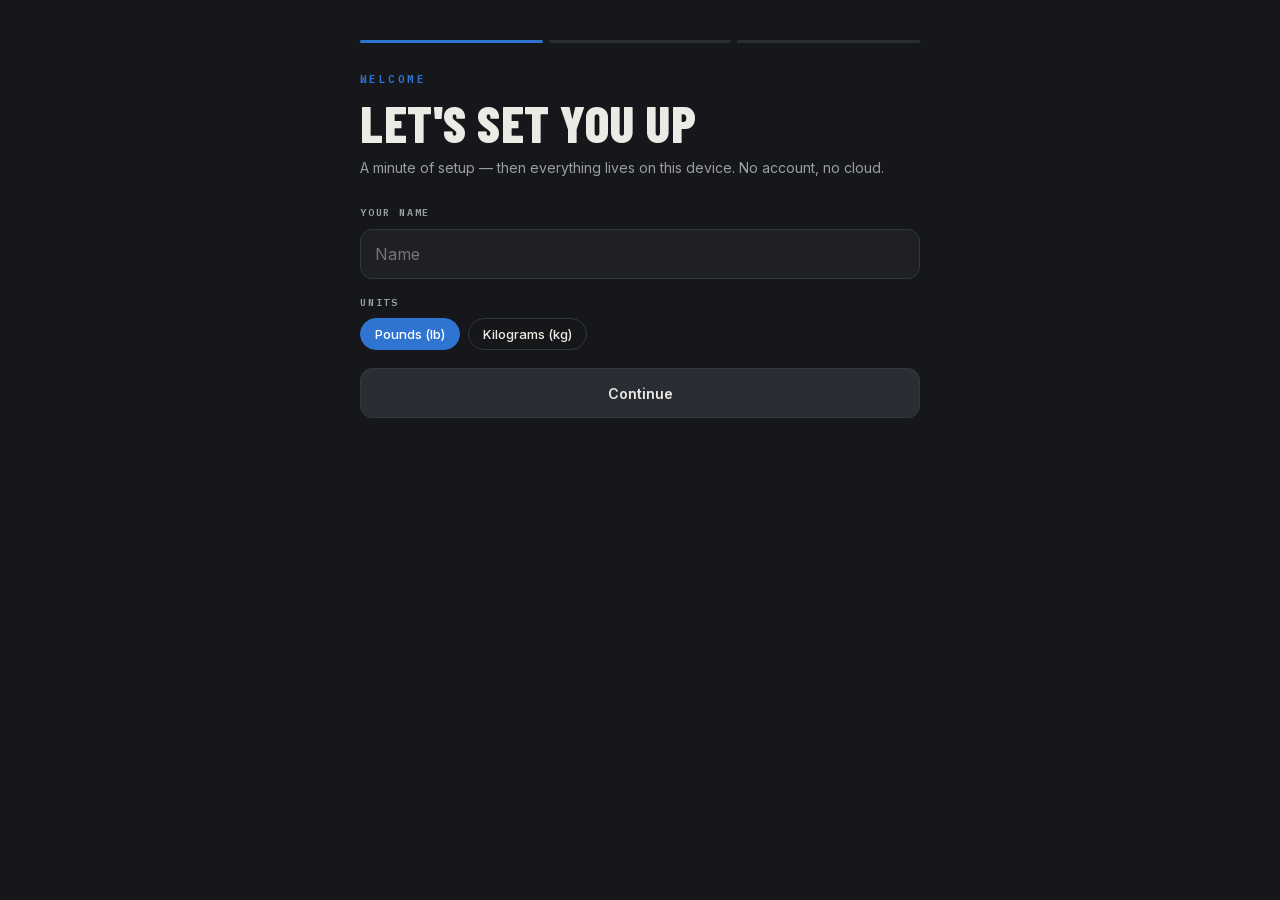
<file: index.html>
<!DOCTYPE html>
<html lang="en">
<head>
<meta charset="UTF-8">
<meta name="viewport" content="width=device-width, initial-scale=1.0, viewport-fit=cover">
<title>Intake — macro tracker</title>
<meta name="theme-color" content="#16171a">
<script>
/* apply the saved theme before first paint (mirror of the IDB setting) */
(function(){try{
  var a = JSON.parse(localStorage.getItem('pt:appearance') || '{}');
  var d = document.documentElement;
  if (a.theme && a.theme !== 'carbon') d.dataset.theme = a.theme;
  if (a.accent && a.accent !== 'cobalt') d.dataset.accent = a.accent;
}catch(e){}})();
</script>
<meta name="apple-mobile-web-app-capable" content="yes">
<meta name="mobile-web-app-capable" content="yes">
<meta name="apple-mobile-web-app-status-bar-style" content="black-translucent">
<meta name="apple-mobile-web-app-title" content="Intake">
<link rel="manifest" href="manifest.json">
<link rel="apple-touch-icon" href="icons/apple-touch-icon.png">
<link rel="icon" type="image/png" sizes="192x192" href="icons/icon-192.png">
<!-- dark launch screens — without these iOS flashes white on cold start -->
<link rel="apple-touch-startup-image" media="(device-width: 375px) and (device-height: 812px) and (-webkit-device-pixel-ratio: 3) and (orientation: portrait)" href="icons/splash-1125x2436.png">
<link rel="apple-touch-startup-image" media="(device-width: 390px) and (device-height: 844px) and (-webkit-device-pixel-ratio: 3) and (orientation: portrait)" href="icons/splash-1170x2532.png">
<link rel="apple-touch-startup-image" media="(device-width: 393px) and (device-height: 852px) and (-webkit-device-pixel-ratio: 3) and (orientation: portrait)" href="icons/splash-1179x2556.png">
<link rel="apple-touch-startup-image" media="(device-width: 402px) and (device-height: 874px) and (-webkit-device-pixel-ratio: 3) and (orientation: portrait)" href="icons/splash-1206x2622.png">
<link rel="apple-touch-startup-image" media="(device-width: 414px) and (device-height: 896px) and (-webkit-device-pixel-ratio: 2) and (orientation: portrait)" href="icons/splash-828x1792.png">
<link rel="apple-touch-startup-image" media="(device-width: 414px) and (device-height: 896px) and (-webkit-device-pixel-ratio: 3) and (orientation: portrait)" href="icons/splash-1242x2688.png">
<link rel="apple-touch-startup-image" media="(device-width: 428px) and (device-height: 926px) and (-webkit-device-pixel-ratio: 3) and (orientation: portrait)" href="icons/splash-1284x2778.png">
<link rel="apple-touch-startup-image" media="(device-width: 430px) and (device-height: 932px) and (-webkit-device-pixel-ratio: 3) and (orientation: portrait)" href="icons/splash-1290x2796.png">
<link rel="apple-touch-startup-image" media="(device-width: 440px) and (device-height: 956px) and (-webkit-device-pixel-ratio: 3) and (orientation: portrait)" href="icons/splash-1320x2868.png">
<link rel="stylesheet" href="styles.css">
</head>
<body>
<div class="statusbar-shim" aria-hidden="true"></div>

<!-- ======================= ONBOARDING ======================= -->
<div class="onb" id="onboarding" hidden>
  <div class="onb-inner">
    <div class="onb-progress" aria-hidden="true"><i class="on"></i><i></i><i></i></div>

    <section class="onb-step" data-step="1">
      <div class="eyebrow">Welcome</div>
      <h1 class="onb-title">Let's set you up</h1>
      <p class="onb-sub">A minute of setup — then everything lives on this device. No account, no cloud.</p>
      <label class="field">
        <span class="field-lab">Your name</span>
        <input id="onbName" type="text" autocomplete="given-name" maxlength="24" placeholder="Name">
      </label>
      <div class="field">
        <span class="field-lab">Units</span>
        <div class="chips" id="onbUnits">
          <button class="chip active" data-units="lb">Pounds (lb)</button>
          <button class="chip" data-units="kg">Kilograms (kg)</button>
        </div>
      </div>
      <button class="btn btn-primary onb-next">Continue</button>
    </section>

    <section class="onb-step" data-step="2" hidden>
      <div class="eyebrow">Targets</div>
      <h1 class="onb-title">Your daily targets</h1>
      <div class="mode-cards" id="onbPathCards">
        <button class="mode-card" data-path="direct"><b>I know my numbers</b><span>Enter calories and macros directly.</span></button>
        <button class="mode-card" data-path="estimate"><b>Help me estimate</b><span>A starting point from your stats — always editable.</span></button>
        <button class="mode-card" data-path="ethan"><b>Follow Ethan's Prep Plan</b><span>Skip the numbers — use the program's targets (~2,700 kcal, 5 set meals with swaps).</span></button>
      </div>

      <div id="onbEstimate" hidden>
        <div class="field">
          <span class="field-lab">Sex (for the formula)</span>
          <div class="chips" id="onbSex">
            <button class="chip" data-sex="m">Male</button>
            <button class="chip" data-sex="f">Female</button>
          </div>
        </div>
        <div class="field-grid">
          <label class="field">
            <span class="field-lab">Weight</span>
            <span class="field-input"><input id="onbWeight" type="number" inputmode="decimal" min="0"><i id="onbWeightUnit">lbs</i></span>
          </label>
          <label class="field" id="onbHeightCmField" hidden>
            <span class="field-lab">Height</span>
            <span class="field-input"><input id="onbHeightCm" type="number" inputmode="numeric" min="0"><i>cm</i></span>
          </label>
          <label class="field" id="onbHeightFtField">
            <span class="field-lab">Height</span>
            <span class="field-input"><input id="onbHeightFt" type="number" inputmode="numeric" min="0" aria-label="feet"><i>ft</i><input id="onbHeightIn" type="number" inputmode="numeric" min="0" max="11" aria-label="inches"><i>in</i></span>
          </label>
          <label class="field">
            <span class="field-lab">Age</span>
            <span class="field-input"><input id="onbAge" type="number" inputmode="numeric" min="13" max="100"><i>yrs</i></span>
          </label>
        </div>
        <div class="field">
          <span class="field-lab">Activity</span>
          <div class="chips" id="onbActivity">
            <button class="chip" data-activity="sedentary">Sedentary</button>
            <button class="chip" data-activity="light">Light</button>
            <button class="chip" data-activity="moderate">Moderate</button>
            <button class="chip" data-activity="very">Very active</button>
            <button class="chip" data-activity="extra">Athlete</button>
          </div>
        </div>
        <div class="field">
          <span class="field-lab">Goal</span>
          <div class="chips" id="onbGoal">
            <button class="chip" data-goal="lose">Lose</button>
            <button class="chip" data-goal="maintain">Maintain</button>
            <button class="chip" data-goal="gain">Gain</button>
          </div>
        </div>
        <button class="btn" id="onbCalc">Calculate suggestion</button>
        <p class="note" id="onbEstimateNote"></p>
      </div>

      <div id="onbNumbers" hidden>
        <div class="field-grid">
          <label class="field"><span class="field-lab">Calories</span><span class="field-input"><input id="onbKcal" type="number" inputmode="numeric" min="0"><i>kcal</i></span></label>
          <label class="field"><span class="field-lab">Protein</span><span class="field-input"><input id="onbP" type="number" inputmode="numeric" min="0"><i>g</i></span></label>
          <label class="field"><span class="field-lab">Carbs</span><span class="field-input"><input id="onbC" type="number" inputmode="numeric" min="0"><i>g</i></span></label>
          <label class="field"><span class="field-lab">Fat</span><span class="field-input"><input id="onbF" type="number" inputmode="numeric" min="0"><i>g</i></span></label>
        </div>
        <p class="note" id="onbMacroHint"></p>
        <button class="btn btn-primary onb-next">Continue</button>
      </div>
      <button class="btn-ghost onb-back">Back</button>
    </section>

    <section class="onb-step" data-step="3" hidden>
      <div class="eyebrow">Mode</div>
      <h1 class="onb-title">How do you want to track?</h1>
      <div class="mode-cards" id="onbModeCards">
        <button class="mode-card" data-mode="custom"><b>Track my own food</b><span>Log anything — quick add, your own food library, and food search.</span></button>
        <button class="mode-card" data-mode="ethan-prep"><b>Follow Ethan's Prep Plan</b><span>A specific contest-prep program: 5 set meals with swap options, ~2,700 kcal. You can switch modes anytime in Settings.</span></button>
      </div>
      <button class="btn btn-primary" id="onbFinish" disabled>Start tracking</button>
      <button class="btn-ghost onb-back">Back</button>
    </section>
  </div>
</div>

<div class="wrap">

  <!-- ======================= TODAY ======================= -->
  <main id="tab-today" class="tab active">

    <button class="edit-banner" id="editBanner" hidden>
      <span class="edit-eyebrow">Editing</span>
      <b id="editDateLabel">—</b>
      <span class="edit-hint">Tap for today</span>
    </button>

    <header>
      <div class="eyebrow">Contest Prep · Daily Nutrition</div>
      <button class="icon-btn" id="settingsBtn" aria-label="Settings">
        <svg viewBox="0 0 24 24" fill="none"><path d="M12 15a3 3 0 1 0 0-6 3 3 0 0 0 0 6Z" stroke="currentColor" stroke-width="2"/><path d="M19.4 15a1.65 1.65 0 0 0 .33 1.82l.06.06a2 2 0 1 1-2.83 2.83l-.06-.06a1.65 1.65 0 0 0-1.82-.33 1.65 1.65 0 0 0-1 1.51V21a2 2 0 1 1-4 0v-.09a1.65 1.65 0 0 0-1-1.51 1.65 1.65 0 0 0-1.82.33l-.06.06a2 2 0 1 1-2.83-2.83l.06-.06a1.65 1.65 0 0 0 .33-1.82 1.65 1.65 0 0 0-1.51-1H3a2 2 0 1 1 0-4h.09a1.65 1.65 0 0 0 1.51-1 1.65 1.65 0 0 0-.33-1.82l-.06-.06a2 2 0 1 1 2.83-2.83l.06.06a1.65 1.65 0 0 0 1.82.33h.09a1.65 1.65 0 0 0 1-1.51V3a2 2 0 1 1 4 0v.09a1.65 1.65 0 0 0 1 1.51 1.65 1.65 0 0 0 1.82-.33l.06-.06a2 2 0 1 1 2.83 2.83l-.06.06a1.65 1.65 0 0 0-.33 1.82v.09a1.65 1.65 0 0 0 1.51 1H21a2 2 0 1 1 0 4h-.09a1.65 1.65 0 0 0-1.51 1Z" stroke="currentColor" stroke-width="2" stroke-linecap="round" stroke-linejoin="round"/></svg>
      </button>
      <h1>Meal Plan <span>/ 2,700</span></h1>
      <div class="targets">
        <div class="target hot"><div class="val">~2,700</div><div class="lab">Calories</div></div>
        <div class="target"><div class="val">300g</div><div class="lab">Protein</div></div>
        <div class="target"><div class="val">~230g</div><div class="lab">Carbs</div></div>
        <div class="target"><div class="val">≤50g</div><div class="lab">Fat</div></div>
      </div>
    </header>

    <div class="week-strip" id="weekStrip" aria-label="This week"></div>

    <div class="tracker">
      <div class="tracker-head">
        <div class="t1">Today's Progress</div>
        <div class="t2">
          <span class="day-flag">Day complete</span>
          <span id="dateLabel"></span>
          <span id="trackerCount">0/5 meals</span>
        </div>
      </div>
      <div class="bars">
        <div class="bar-wrap bar-kcal">
          <div class="bar"><i id="barK"></i></div>
          <div class="bar-lab"><span>Kcal</span><span id="labK">0</span></div>
        </div>
        <div class="bar-wrap" id="wrapP">
          <div class="bar"><i id="barP"></i></div>
          <div class="bar-lab"><span>Protein</span><span id="labP">0 / 316g</span></div>
        </div>
        <div class="bar-wrap" id="wrapC">
          <div class="bar"><i id="barC"></i></div>
          <div class="bar-lab"><span>Carbs</span><span id="labC">0 / 196g</span></div>
        </div>
        <div class="bar-wrap" id="wrapF">
          <div class="bar"><i id="barF"></i></div>
          <div class="bar-lab"><span>Fat</span><span id="labF">0 / 45g</span></div>
        </div>
      </div>
    </div>

    <!-- PROGRAM MODE: meal cards (rendered by today-program.js) -->
    <div id="programMeals"></div>

    <!-- CUSTOM MODE: day log sections (rendered by today-custom.js) -->
    <div id="customSections" hidden></div>

    <!-- DAILY HABITS -->
    <section class="block" id="habitsBlock">
      <h3>Daily Habits</h3>
      <div class="habit-list" id="programHabitList"></div>
    </section>

    <!-- CUSTOM MODE: habits from the profile (rendered by today-custom.js) -->
    <section class="block" id="customHabits" hidden>
      <h3>Daily Habits</h3>
      <div class="habit-list" id="customHabitList"></div>
    </section>

    <!-- BODYWEIGHT -->
    <section class="block" id="weightBlock">
      <h3>Bodyweight</h3>
      <div class="weight-card">
        <div>
          <div class="weight-title">Morning weigh-in</div>
          <div class="note" id="weightStatus">optional — trend beats daily noise</div>
        </div>
        <div class="weight-input">
          <input id="weightInput" type="number" inputmode="decimal" step="0.1" min="50" max="700" placeholder="0.0" aria-label="Bodyweight in pounds">
          <span class="weight-unit">lbs</span>
        </div>
      </div>
    </section>
  </main>

  <!-- ======================= TRAIN ======================= -->
  <main id="tab-train" class="tab">
    <div class="page-head">
      <div class="eyebrow">Training · Log</div>
      <h1>Train</h1>
    </div>

    <!-- today's session / active workout editor (rendered by train.js) -->
    <div id="trainSession"></div>

    <!-- this week at a glance -->
    <section class="block" id="trainWeekBlock" hidden>
      <h3>This Week</h3>
      <div class="stat-grid" id="trainWeekStats"></div>
    </section>

    <!-- per-exercise progress -->
    <section class="block" id="trainProgressBlock" hidden>
      <h3>Exercise Progress</h3>
      <div class="chart-card">
        <div class="chips ex-picker-chips" id="trainExChips"></div>
        <div class="chips metric-chips" id="trainMetricChips" role="group" aria-label="Metric">
          <button class="chip active" data-metric="e1rm">Est. 1RM</button>
          <button class="chip" data-metric="topW">Top weight</button>
          <button class="chip" data-metric="volume">Volume</button>
        </div>
        <div class="chart-box"><canvas id="chartExercise"></canvas></div>
        <p class="chart-cap" id="exChartCap">Each point is one session's best set. Tap a point to open that session.</p>
        <div class="ex-session-list" id="exSessionList"></div>
      </div>
    </section>

    <!-- weekly / monthly volume -->
    <section class="block" id="trainVolumeBlock" hidden>
      <h3>Training Volume</h3>
      <div class="chart-card">
        <div class="range-toggle vol-toggle" role="group" aria-label="Volume grouping">
          <button class="chip active" data-vol="week">Weekly</button>
          <button class="chip" data-vol="month">Monthly</button>
        </div>
        <div class="chart-box"><canvas id="chartVolume"></canvas></div>
        <p class="chart-cap">Total weight lifted (weight × reps, all completed sets). The pale bar is the current period so far.</p>
      </div>
    </section>

    <!-- past sessions -->
    <section class="block" id="trainHistoryBlock" hidden>
      <h3>Sessions</h3>
      <div class="session-list" id="sessionList"></div>
    </section>
  </main>

  <!-- ======================= HISTORY ======================= -->
  <main id="tab-history" class="tab">
    <div class="page-head">
      <div class="eyebrow">Progress · Trends</div>
      <h1>History</h1>
    </div>

    <div class="range-toggle" role="group" aria-label="Date range">
      <button class="chip active" data-range="7">Week</button>
      <button class="chip" data-range="30">Month</button>
      <button class="chip" data-range="90">3 Months</button>
    </div>

    <div class="stat-grid">
      <div class="target"><div class="val" id="statMeals">—</div><div class="lab">Meals per day · last 7</div></div>
      <div class="target"><div class="val" id="statProtein">—</div><div class="lab">Protein per day · last 7</div></div>
      <div class="target"><div class="val" id="statWeight">—</div><div class="lab">Weight vs last week</div></div>
      <div class="target"><div class="val" id="statStreak">—</div><div class="lab">Best streak</div></div>
    </div>

    <p class="note hist-empty" id="histEmpty" hidden>No days logged yet — your first logged day on the Today tab starts your history.</p>

    <section class="block">
      <h3>Expenditure</h3>
      <div class="chart-card exp-card">
        <div class="exp-main"><span class="exp-val" id="expVal">—</span><span class="exp-unit">kcal / day</span></div>
        <p class="note" id="expNote">Log food and weigh-ins for 14 days and your estimated daily energy burn appears here.</p>
        <div class="exp-suggest" id="expSuggest" hidden>
          <div class="set-info">
            <div class="set-name" id="suggestLine">—</div>
            <div class="set-meta" id="suggestMeta">—</div>
          </div>
          <button class="btn btn-slim" id="applyTargets">Apply</button>
        </div>
      </div>
    </section>

    <section class="block">
      <h3>Consistency</h3>
      <div class="chart-card">
        <div class="chart-box"><canvas id="chartCompliance"></canvas></div>
        <p class="chart-cap">Each bar is one day. A full <b class="cap-green">green</b> bar = the day hit its plan (all meals checked, or calories in range). The pale line is your 7-day average. Tap a bar to open that day.</p>
        <p class="note chart-msg" id="compMsg" hidden></p>
      </div>
    </section>

    <section class="block">
      <h3>Protein <em>/ 316g</em></h3>
      <div class="chart-card">
        <div class="chart-box"><canvas id="chartProtein"></canvas></div>
        <p class="chart-cap">Grams of protein logged per day. The dashed line is your target.</p>
        <p class="note chart-msg" id="protMsg" hidden></p>
      </div>
    </section>

    <section class="block">
      <h3>Bodyweight</h3>
      <div class="chart-card">
        <div class="chart-box"><canvas id="chartWeight"></canvas></div>
        <p class="chart-cap">The solid line is your 7-day trend — that's the number that matters. The faded dots are raw daily weigh-ins; they're supposed to bounce around.</p>
        <p class="note chart-msg" id="weightMsg" hidden></p>
      </div>
    </section>

    <section class="block">
      <h3>Training</h3>
      <div class="chart-card">
        <div class="heatmap" id="trainmap"></div>
        <div class="streaks" id="trainStats"></div>
        <p class="chart-cap">One square per day, one row per muscle group. Tap a square to open that day.</p>
      </div>
    </section>

    <section class="block">
      <h3>Habit Streaks</h3>
      <div class="chart-card">
        <div class="heatmap" id="heatmap"></div>
        <div class="streaks" id="streaks"></div>
        <p class="chart-cap">Blue = done that day. Streak pills count consecutive days. Tap a square to open that day.</p>
      </div>
    </section>
  </main>

  <!-- ======================= PLAN ======================= -->
  <main id="tab-plan" class="tab">
    <div class="page-head">
      <div class="eyebrow">Reference</div>
      <h1>Plan</h1>
    </div>

    <!-- PROGRAM MODE: reference tables (rendered by today-program.js) -->
    <div id="planReference"></div>

    <!-- CUSTOM MODE: food library management (rendered by today-custom.js) -->
    <section class="block" id="foodsManage" hidden>
      <h3>My Foods</h3>
      <label class="field">
        <span class="field-input search-input"><input id="manageSearch" type="search" placeholder="Search your foods" aria-label="Search my foods"></span>
      </label>
      <div class="food-results" id="manageResults"></div>
      <p class="note">Star a food to pin it to the top of the add sheet. Foods you log from search or save from quick-adds land here automatically.</p>
    </section>

    <footer>
      <span>PREP PROTOCOL</span>
      <span>5 MEALS / DAY</span>
    </footer>
  </main>
</div>

<!-- ======================= TAB BAR ======================= -->
<nav class="tabbar" aria-label="Tabs">
  <button class="active" data-tab="today" aria-label="Today tab">
    <svg viewBox="0 0 24 24" fill="none"><circle cx="12" cy="12" r="9" stroke="currentColor" stroke-width="2"/><path d="M8.4 12.2l2.4 2.4 4.8-5.2" stroke="currentColor" stroke-width="2" stroke-linecap="round" stroke-linejoin="round"/></svg>
    <span>Today</span>
  </button>
  <button data-tab="train" aria-label="Train tab">
    <svg viewBox="0 0 24 24" fill="none"><path d="M7 8v8M4.5 9.5v5M17 8v8M19.5 9.5v5M7 12h10" stroke="currentColor" stroke-width="2" stroke-linecap="round"/></svg>
    <span>Train</span>
  </button>
  <button data-tab="history" aria-label="History tab">
    <svg viewBox="0 0 24 24" fill="none"><path d="M5 20v-7M12 20V6M19 20v-10" stroke="currentColor" stroke-width="2.4" stroke-linecap="round"/></svg>
    <span>History</span>
  </button>
  <button data-tab="plan" aria-label="Plan tab">
    <svg viewBox="0 0 24 24" fill="none"><path d="M8.5 6h11M8.5 12h11M8.5 18h11" stroke="currentColor" stroke-width="2" stroke-linecap="round"/><circle cx="4.5" cy="6" r="1.4" fill="currentColor"/><circle cx="4.5" cy="12" r="1.4" fill="currentColor"/><circle cx="4.5" cy="18" r="1.4" fill="currentColor"/></svg>
    <span>Plan</span>
  </button>
</nav>

<!-- ======================= SETTINGS PAGE ======================= -->
<div class="sheet-backdrop" id="sheetBackdrop"></div>
<div class="settings-page" id="sheet" role="dialog" aria-modal="true" aria-labelledby="sheetTitle">
  <div class="settings-inner">
    <div class="sheet-head">
      <h4 id="sheetTitle">Settings</h4>
      <button class="icon-btn" id="sheetClose" aria-label="Close settings">
        <svg viewBox="0 0 24 24" fill="none"><path d="M6 6l12 12M18 6L6 18" stroke="currentColor" stroke-width="2" stroke-linecap="round"/></svg>
      </button>
    </div>

    <div class="set-sect">Profile</div>

    <div class="set-row" id="profileRow">
      <div class="set-info">
        <div class="set-name" id="profileSummary">—</div>
        <div class="set-meta" id="targetsSummary">—</div>
      </div>
      <button class="btn btn-slim" id="editProfileBtn">Edit</button>
    </div>

    <div class="set-row">
      <div class="set-info">
        <div class="set-name">Mode</div>
        <div class="set-meta" id="modeSummary">—</div>
      </div>
      <button class="btn btn-slim" id="modeToggleBtn">Switch</button>
    </div>
    <p class="note" id="modeNote" hidden></p>

    <div class="set-row">
      <div class="set-info">
        <div class="set-name">Target range</div>
        <div class="set-meta">How wide "in range" is, each side of a target</div>
      </div>
      <span class="field-input tol-input"><input id="toleranceInput" type="number" inputmode="numeric" min="1" max="20" step="1"><i>%</i></span>
    </div>

    <div class="set-sect">Appearance</div>

    <div class="theme-grid" id="themeGrid"></div>
    <div class="swatch-lab">Accent color</div>
    <div class="swatches" id="accentSwatches"></div>

    <div class="set-sect">Layout — Today page</div>

    <div class="layout-list" id="layoutList"></div>
    <p class="note">Reorder the blocks on the Today tab, or hide the ones you don't use.</p>

    <div class="set-sect">Data</div>

    <div class="set-row" id="backupRow" hidden>
      <div class="set-info">
        <div class="set-name">Pre-migration backup</div>
        <div class="set-meta" id="backupMeta">—</div>
      </div>
      <button class="btn btn-slim" id="backupDownloadBtn">Save</button>
    </div>

    <button class="btn" id="exportBtn">
      <svg viewBox="0 0 24 24" fill="none"><path d="M12 3v12m0 0l-4-4m4 4l4-4M4 21h16" stroke="currentColor" stroke-width="2" stroke-linecap="round" stroke-linejoin="round"/></svg>
      Export data (JSON)
    </button>
    <button class="btn" id="importBtn">
      <svg viewBox="0 0 24 24" fill="none"><path d="M12 15V3m0 0L8 7m4-4l4 4M4 21h16" stroke="currentColor" stroke-width="2" stroke-linecap="round" stroke-linejoin="round"/></svg>
      Import data
    </button>
    <input type="file" id="importFile" accept=".json,application/json" hidden>
    <div class="meta" id="storageInfo">—</div>
    <div class="meta">All data stays on this device. Export regularly as a backup.<br>
    Intake · built with Claude Code · food data: Canadian Nutrient File © Health Canada &amp; Open Food Facts.</div>
  </div>
</div>

<!-- ======================= ADD FOOD SHEET ======================= -->
<div class="sheet-backdrop" id="addBackdrop"></div>
<div class="sheet" id="addSheet" role="dialog" aria-modal="true" aria-labelledby="addTitle">
  <div class="sheet-head">
    <h4 id="addTitle">Add food</h4>
    <button class="icon-btn" id="addClose" aria-label="Close">
      <svg viewBox="0 0 24 24" fill="none"><path d="M6 6l12 12M18 6L6 18" stroke="currentColor" stroke-width="2" stroke-linecap="round"/></svg>
    </button>
  </div>
  <div class="chips add-tabs" id="addTabs">
    <button class="chip active" data-pane="foods">Search</button>
    <button class="chip" data-pane="quick">Quick add</button>
  </div>

  <div class="add-pane" id="paneFoods">
    <label class="field">
      <span class="field-input search-input"><input id="foodSearch" type="search" placeholder="Search foods — e.g. chicken breast" aria-label="Search foods"></span>
    </label>
    <div class="food-results" id="foodResults"></div>
  </div>

  <div class="add-pane" id="paneQuick" hidden>
    <label class="field">
      <span class="field-lab">Name (optional)</span>
      <input type="text" id="qaName" placeholder="e.g. Chicken &amp; rice bowl" maxlength="60">
    </label>
    <div class="field-grid qa-grid">
      <label class="field"><span class="field-lab">Protein</span><span class="field-input"><input id="qaP" type="number" inputmode="decimal" min="0"><i>g</i></span></label>
      <label class="field"><span class="field-lab">Carbs</span><span class="field-input"><input id="qaC" type="number" inputmode="decimal" min="0"><i>g</i></span></label>
      <label class="field"><span class="field-lab">Fat</span><span class="field-input"><input id="qaF" type="number" inputmode="decimal" min="0"><i>g</i></span></label>
      <label class="field"><span class="field-lab">Calories</span><span class="field-input"><input id="qaKcal" type="number" inputmode="numeric" min="0"><i>kcal</i></span></label>
    </div>
    <p class="note" id="qaHint">Calories auto-fill from macros — tap to override.</p>
    <button class="habit save-food-toggle" id="qaSave">
      <span class="check"><svg viewBox="0 0 16 16" fill="none"><path d="M2.5 8.5L6 12l7.5-8" stroke="#16171a" stroke-width="2.6" stroke-linecap="round" stroke-linejoin="round"/></svg></span>
      <span class="habit-name">Save to My Foods</span>
    </button>
    <button class="btn btn-primary" id="qaAdd">Add to Breakfast</button>
  </div>
</div>

<!-- ======================= EDIT ITEM SHEET ======================= -->
<div class="sheet-backdrop" id="itemBackdrop"></div>
<div class="sheet" id="itemSheet" role="dialog" aria-modal="true" aria-labelledby="itemTitle">
  <div class="sheet-head">
    <h4 id="itemTitle">Edit item</h4>
    <button class="icon-btn" id="itemClose" aria-label="Close">
      <svg viewBox="0 0 24 24" fill="none"><path d="M6 6l12 12M18 6L6 18" stroke="currentColor" stroke-width="2" stroke-linecap="round"/></svg>
    </button>
  </div>
  <div class="set-row">
    <div class="set-info">
      <div class="set-name" id="itemName">—</div>
      <div class="set-meta" id="itemMacros">—</div>
    </div>
    <span class="field-input tol-input"><input id="itemQty" type="number" inputmode="decimal" min="0" step="any"><i id="itemUnit">g</i></span>
  </div>
  <div class="field">
    <span class="field-lab">Meal</span>
    <div class="chips" id="itemSections">
      <button class="chip" data-sec="breakfast">Breakfast</button>
      <button class="chip" data-sec="lunch">Lunch</button>
      <button class="chip" data-sec="dinner">Dinner</button>
      <button class="chip" data-sec="snacks">Snacks</button>
    </div>
  </div>
  <button class="btn btn-primary" id="itemSave">Save</button>
  <button class="btn-ghost" id="itemDelete">Remove from today</button>
</div>

<!-- ======================= EXERCISE PICKER SHEET ======================= -->
<div class="sheet-backdrop" id="exBackdrop"></div>
<div class="sheet" id="exSheet" role="dialog" aria-modal="true" aria-labelledby="exTitle">
  <div class="sheet-head">
    <h4 id="exTitle">Add exercise</h4>
    <button class="icon-btn" id="exClose" aria-label="Close">
      <svg viewBox="0 0 24 24" fill="none"><path d="M6 6l12 12M18 6L6 18" stroke="currentColor" stroke-width="2" stroke-linecap="round"/></svg>
    </button>
  </div>
  <label class="field">
    <span class="field-input search-input"><input id="exSearch" type="search" placeholder="Search exercises — e.g. bench" aria-label="Search exercises"></span>
  </label>
  <div class="chips ex-group-chips" id="exGroups"></div>
  <div class="food-results ex-results" id="exResults"></div>
  <div class="ex-custom" id="exCustom" hidden>
    <div class="swap-lab">New custom exercise</div>
    <label class="field">
      <span class="field-lab">Name</span>
      <input type="text" id="exCustomName" maxlength="60" placeholder="e.g. Belt Squat">
    </label>
    <div class="field">
      <span class="field-lab">Muscle group</span>
      <div class="chips" id="exCustomGroup"></div>
    </div>
    <button class="btn btn-primary" id="exCustomAdd">Create &amp; add to workout</button>
  </div>
  <button class="btn-ghost" id="exCustomToggle">+ Create a custom exercise</button>
</div>

<script src="vendor/chart.umd.min.js"></script>
<script src="js/migrate.js"></script>
<script src="js/db.js"></script>
<script src="js/appearance.js"></script>
<script src="js/targets.js"></script>
<script src="js/history.js"></script>
<script src="js/onboarding.js"></script>
<script src="js/day-store.js"></script>
<script src="js/foods.js"></script>
<script src="js/food-db.js"></script>
<script src="js/food-online.js"></script>
<script src="js/today-program.js"></script>
<script src="js/today-custom.js"></script>
<script src="js/dashboard.js"></script>
<script src="js/workouts.js"></script>
<script src="js/train.js"></script>
<script src="js/app.js"></script>
</body>
</html>
</file>
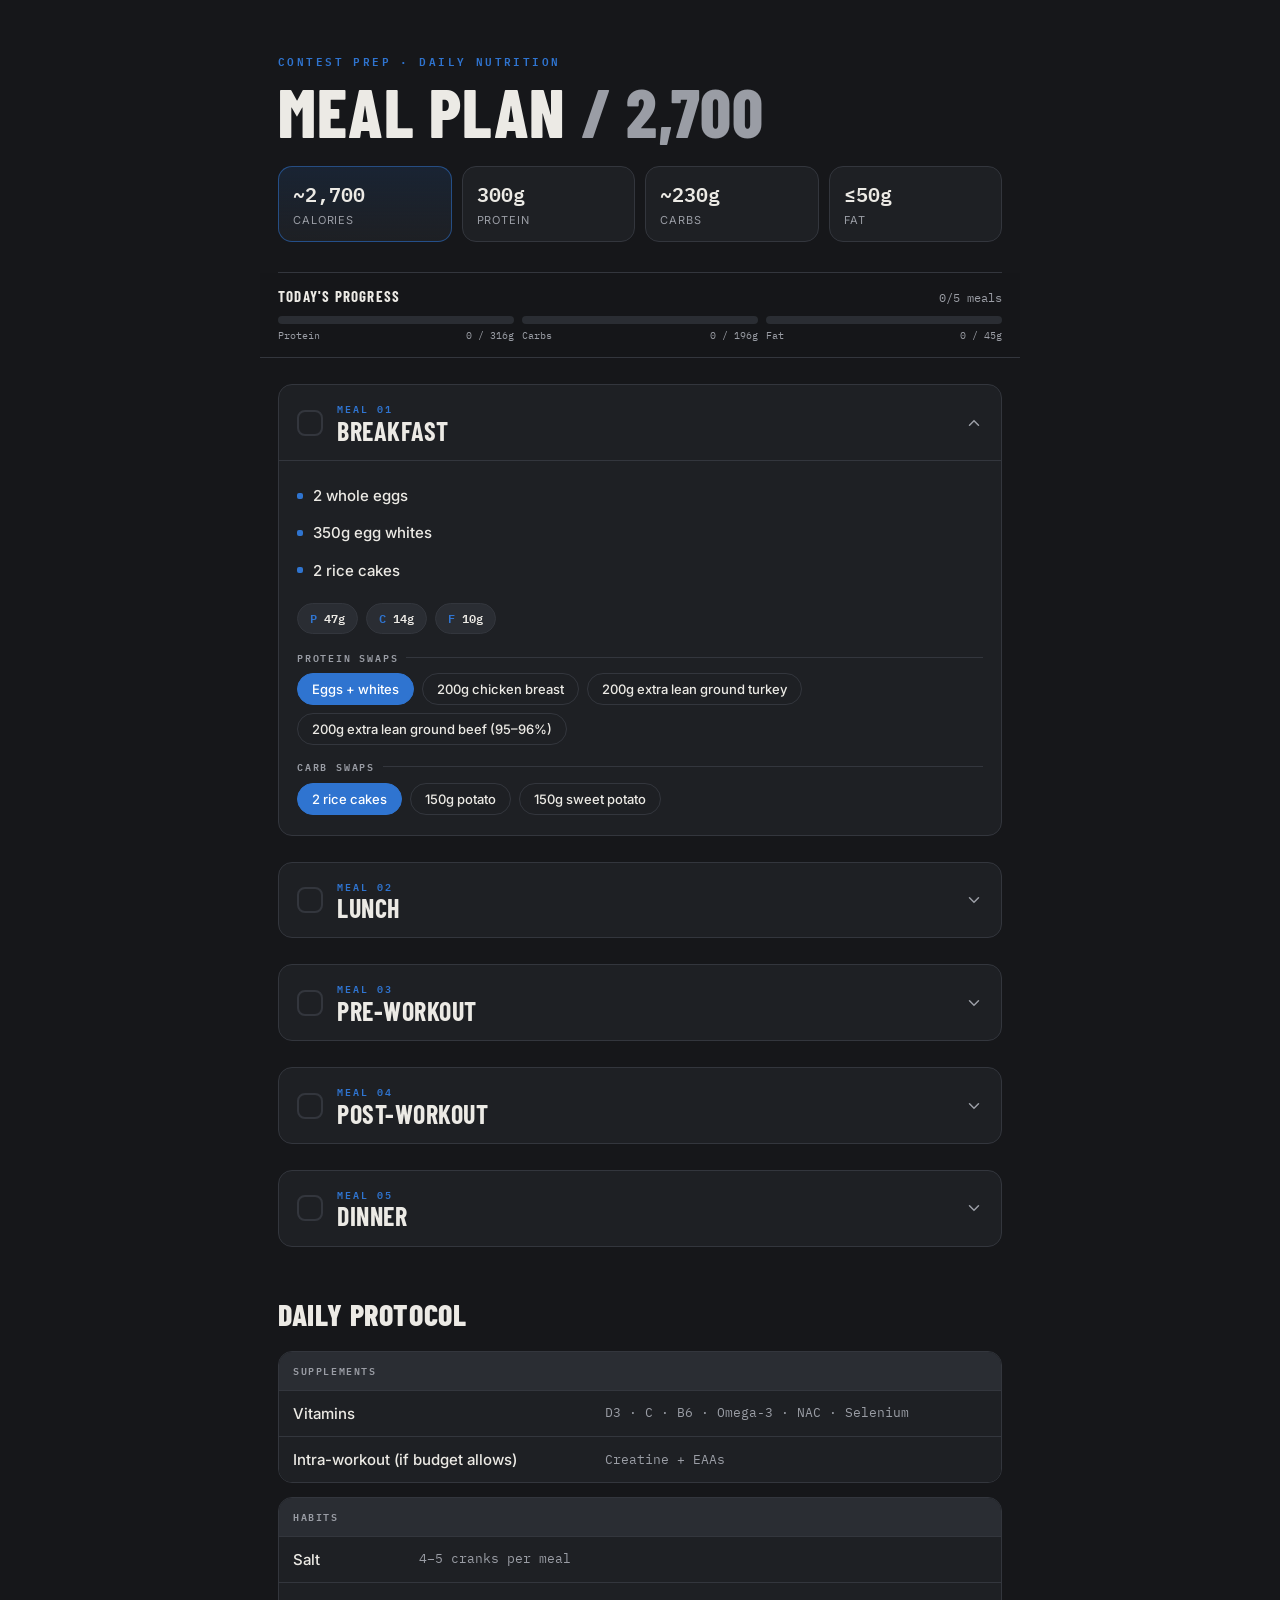
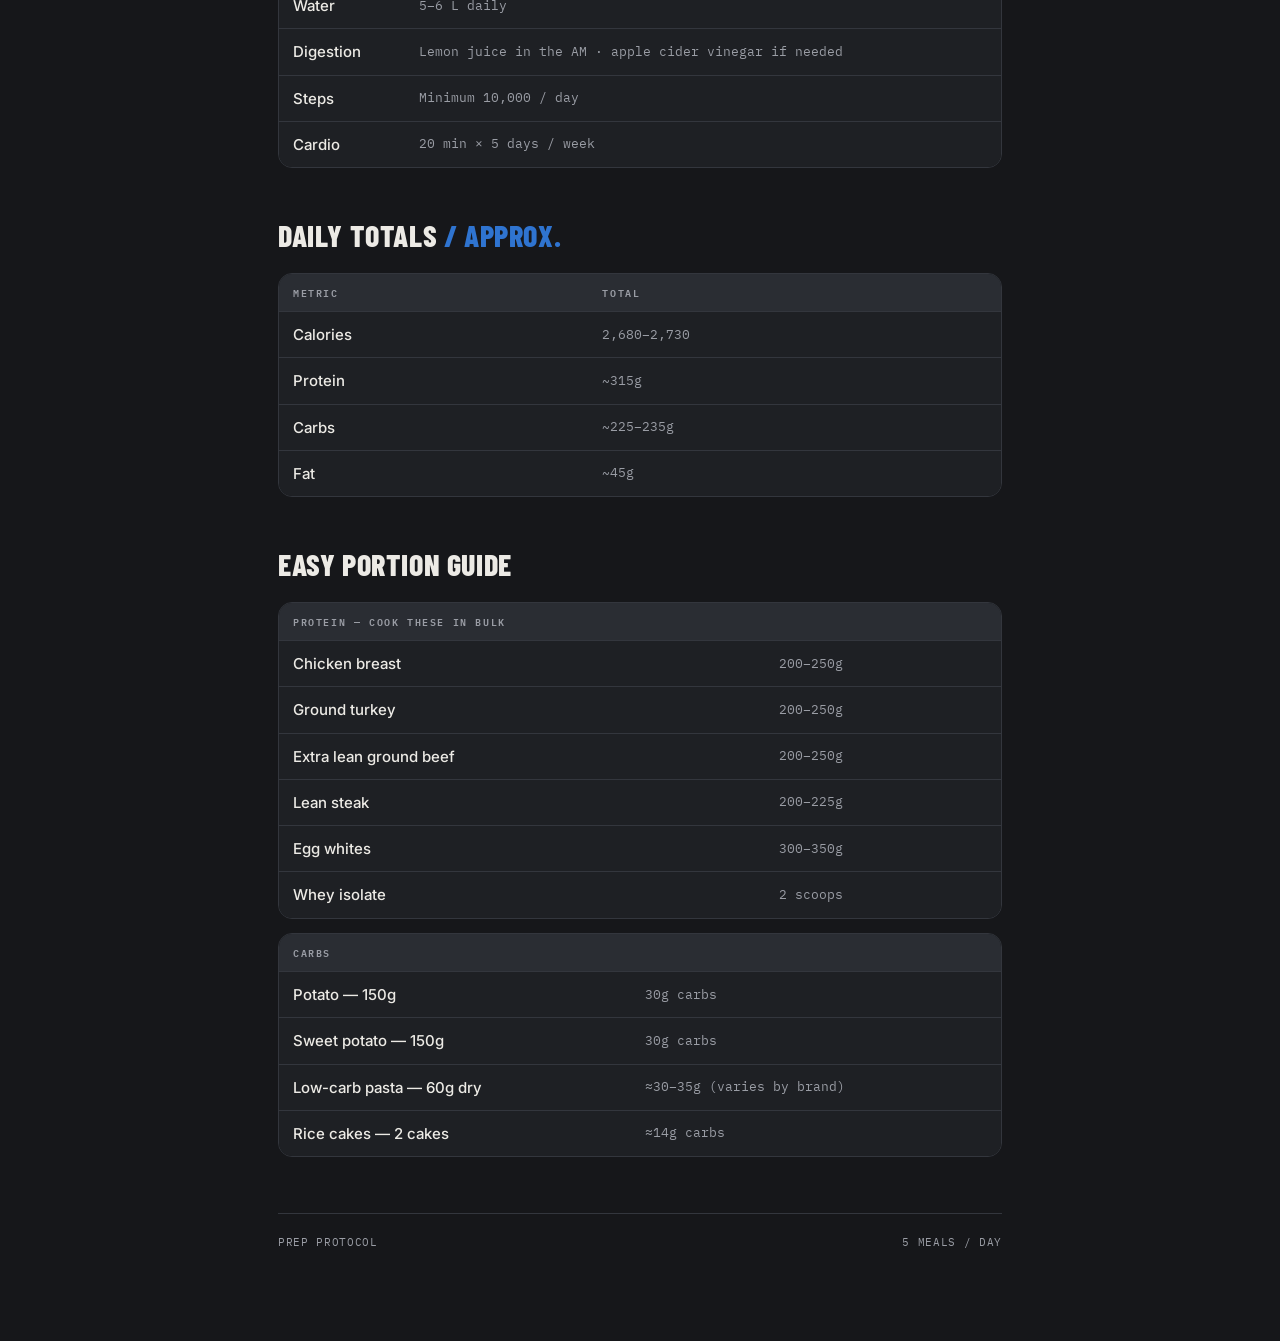
<file: meal-plan.html>
<!DOCTYPE html>
<html lang="en">
<head>
<meta charset="UTF-8">
<meta name="viewport" content="width=device-width, initial-scale=1.0">
<title>Prep Meal Plan — 2,700 kcal</title>
<link rel="preconnect" href="https://fonts.googleapis.com">
<link rel="preconnect" href="https://fonts.gstatic.com" crossorigin>
<link href="https://fonts.googleapis.com/css2?family=Barlow+Condensed:wght@600;700;800&family=IBM+Plex+Mono:wght@500;600&family=Inter:wght@400;500;600&display=swap" rel="stylesheet">
<style>
  :root{
    --ink:#16171a;
    --iron:#1e2024;
    --steel:#2a2d33;
    --line:#33363d;
    --bone:#eceae5;
    --mute:#9a9da5;
    --red:#2f74d0;
    --red-soft:rgba(47,116,208,.14);
    --green:#5aa66a;
    --radius:14px;
  }
  *{box-sizing:border-box;margin:0;padding:0}
  html{scroll-behavior:smooth}
  body{
    background:var(--ink);
    color:var(--bone);
    font-family:'Inter',system-ui,sans-serif;
    font-size:15px;
    line-height:1.55;
    -webkit-font-smoothing:antialiased;
  }
  .wrap{max-width:760px;margin:0 auto;padding:0 18px 90px}

  /* ---------- header ---------- */
  header{padding:52px 0 30px;border-bottom:1px solid var(--line)}
  .eyebrow{
    font-family:'IBM Plex Mono',monospace;font-size:11px;font-weight:600;
    letter-spacing:.22em;text-transform:uppercase;color:var(--red);
  }
  h1{
    font-family:'Barlow Condensed',sans-serif;font-weight:800;
    font-size:clamp(44px,9vw,68px);line-height:.95;text-transform:uppercase;
    letter-spacing:.01em;margin:10px 0 22px;
  }
  h1 span{color:var(--mute)}
  .targets{display:grid;grid-template-columns:repeat(4,1fr);gap:10px}
  .target{
    background:var(--iron);border:1px solid var(--line);border-radius:var(--radius);
    padding:12px 14px;
  }
  .target .val{
    font-family:'IBM Plex Mono',monospace;font-weight:600;font-size:20px;
    font-variant-numeric:tabular-nums;
  }
  .target .lab{font-size:11px;color:var(--mute);text-transform:uppercase;letter-spacing:.08em;margin-top:2px}
  .target.hot{border-color:rgba(47,116,208,.55);background:linear-gradient(180deg,var(--red-soft),var(--iron))}
  @media(max-width:520px){.targets{grid-template-columns:repeat(2,1fr)}}

  /* ---------- progress bar ---------- */
  .tracker{
    position:sticky;top:0;z-index:20;background:rgba(22,23,26,.92);
    backdrop-filter:blur(8px);border-bottom:1px solid var(--line);
    padding:12px 0 14px;margin:0 -18px;padding-left:18px;padding-right:18px;
  }
  .tracker-head{display:flex;justify-content:space-between;align-items:baseline;margin-bottom:8px}
  .tracker-head .t1{font-family:'Barlow Condensed',sans-serif;font-weight:700;font-size:15px;text-transform:uppercase;letter-spacing:.08em}
  .tracker-head .t2{font-family:'IBM Plex Mono',monospace;font-size:12px;color:var(--mute);font-variant-numeric:tabular-nums}
  .bars{display:grid;grid-template-columns:1fr 1fr 1fr;gap:8px}
  .bar{background:var(--steel);border-radius:99px;height:8px;overflow:hidden;position:relative}
  .bar>i{display:block;height:100%;width:0%;background:var(--red);border-radius:99px;transition:width .45s cubic-bezier(.2,.8,.2,1)}
  .bar-lab{display:flex;justify-content:space-between;font-family:'IBM Plex Mono',monospace;font-size:10px;color:var(--mute);margin-top:4px;font-variant-numeric:tabular-nums}

  /* ---------- meal cards ---------- */
  .meal{
    margin-top:26px;background:var(--iron);border:1px solid var(--line);
    border-radius:var(--radius);overflow:hidden;transition:border-color .25s;
  }
  .meal.done{border-color:rgba(90,166,106,.5)}
  .meal-top{
    display:flex;align-items:center;gap:14px;padding:16px 18px;cursor:pointer;
    user-select:none;-webkit-tap-highlight-color:transparent;
  }
  .check{
    flex:none;width:26px;height:26px;border:2px solid var(--line);border-radius:8px;
    display:grid;place-items:center;transition:all .2s;background:transparent;cursor:pointer;
  }
  .check svg{width:14px;height:14px;opacity:0;transform:scale(.6);transition:all .2s}
  .meal.done .check{background:var(--green);border-color:var(--green)}
  .meal.done .check svg{opacity:1;transform:scale(1)}
  .meal-title{flex:1;min-width:0}
  .meal-title .num{
    font-family:'IBM Plex Mono',monospace;font-size:10px;font-weight:600;
    letter-spacing:.2em;text-transform:uppercase;color:var(--red);
  }
  .meal-title h2{
    font-family:'Barlow Condensed',sans-serif;font-weight:700;font-size:26px;
    text-transform:uppercase;letter-spacing:.02em;line-height:1.05;
  }
  .meal.done .meal-title h2{color:var(--mute);text-decoration:line-through;text-decoration-thickness:2px;text-decoration-color:var(--green)}
  .chev{flex:none;color:var(--mute);transition:transform .3s}
  .meal.open .chev{transform:rotate(180deg)}
  .meal-body{max-height:0;overflow:hidden;transition:max-height .45s cubic-bezier(.2,.8,.2,1)}
  .meal.open .meal-body{max-height:1400px}
  .meal-inner{padding:0 18px 20px;border-top:1px solid var(--line);padding-top:16px}

  .food-list{list-style:none;margin-bottom:14px}
  .food-list li{
    display:flex;align-items:center;gap:10px;padding:7px 0;font-weight:500;
  }
  .food-list li::before{
    content:"";flex:none;width:6px;height:6px;background:var(--red);border-radius:2px;
  }
  .macro-row{display:flex;gap:8px;flex-wrap:wrap;margin-bottom:16px}
  .pill{
    font-family:'IBM Plex Mono',monospace;font-size:12px;font-weight:600;
    background:var(--steel);border:1px solid var(--line);border-radius:99px;
    padding:5px 12px;font-variant-numeric:tabular-nums;
  }
  .pill b{color:var(--red);font-weight:600}

  .swap-lab{
    font-family:'IBM Plex Mono',monospace;font-size:10px;font-weight:600;
    letter-spacing:.18em;text-transform:uppercase;color:var(--mute);
    margin:14px 0 8px;display:flex;align-items:center;gap:8px;
  }
  .swap-lab::after{content:"";flex:1;height:1px;background:var(--line)}
  .chips{display:flex;flex-wrap:wrap;gap:8px}
  .chip{
    font-family:'Inter',sans-serif;font-size:13px;font-weight:500;color:var(--bone);
    background:transparent;border:1px solid var(--line);border-radius:99px;
    padding:7px 14px;cursor:pointer;transition:all .18s;
  }
  .chip:hover{border-color:var(--red);color:#fff}
  .chip.active{background:var(--red);border-color:var(--red);color:#fff}
  .chip:focus-visible,.check:focus-visible,.meal-top:focus-visible{outline:2px solid var(--red);outline-offset:2px}
  .note{font-size:12px;color:var(--mute);margin-top:10px;font-style:italic}

  /* ---------- sections ---------- */
  section.block{margin-top:44px}
  .block h3{
    font-family:'Barlow Condensed',sans-serif;font-weight:800;font-size:30px;
    text-transform:uppercase;letter-spacing:.02em;margin-bottom:14px;
  }
  .block h3 em{font-style:normal;color:var(--red)}
  table{width:100%;border-collapse:collapse;background:var(--iron);border:1px solid var(--line);border-radius:var(--radius);overflow:hidden}
  .tbl-wrap{border:1px solid var(--line);border-radius:var(--radius);overflow:hidden}
  .tbl-wrap table{border:none;border-radius:0}
  th,td{padding:11px 14px;text-align:left;border-bottom:1px solid var(--line)}
  tr:last-child td{border-bottom:none}
  th{
    font-family:'IBM Plex Mono',monospace;font-size:10px;font-weight:600;
    letter-spacing:.16em;text-transform:uppercase;color:var(--mute);background:var(--steel);
  }
  td.mono{font-family:'IBM Plex Mono',monospace;font-size:13px;font-variant-numeric:tabular-nums;color:var(--mute)}
  td:first-child{font-weight:500}

  footer{margin-top:56px;padding-top:20px;border-top:1px solid var(--line);
    font-family:'IBM Plex Mono',monospace;font-size:11px;color:var(--mute);
    display:flex;justify-content:space-between;letter-spacing:.06em}

  @media (prefers-reduced-motion: reduce){
    *{transition:none!important;animation:none!important}
    html{scroll-behavior:auto}
  }
</style>
</head>
<body>
<div class="wrap">

  <header>
    <div class="eyebrow">Contest Prep · Daily Nutrition</div>
    <h1>Meal Plan <span>/ 2,700</span></h1>
    <div class="targets">
      <div class="target hot"><div class="val">~2,700</div><div class="lab">Calories</div></div>
      <div class="target"><div class="val">300g</div><div class="lab">Protein</div></div>
      <div class="target"><div class="val">~230g</div><div class="lab">Carbs</div></div>
      <div class="target"><div class="val">≤50g</div><div class="lab">Fat</div></div>
    </div>
  </header>

  <div class="tracker">
    <div class="tracker-head">
      <div class="t1">Today's Progress</div>
      <div class="t2"><span id="mealCount">0</span>/5 meals</div>
    </div>
    <div class="bars">
      <div>
        <div class="bar"><i id="barP"></i></div>
        <div class="bar-lab"><span>Protein</span><span id="labP">0 / 316g</span></div>
      </div>
      <div>
        <div class="bar"><i id="barC"></i></div>
        <div class="bar-lab"><span>Carbs</span><span id="labC">0 / 196g</span></div>
      </div>
      <div>
        <div class="bar"><i id="barF"></i></div>
        <div class="bar-lab"><span>Fat</span><span id="labF">0 / 45g</span></div>
      </div>
    </div>
  </div>

  <!-- MEAL 1 -->
  <div class="meal open" data-p="47" data-c="14" data-f="10">
    <div class="meal-top" tabindex="0" role="button" aria-expanded="true">
      <button class="check" aria-label="Mark meal 1 complete"><svg viewBox="0 0 16 16" fill="none"><path d="M2.5 8.5L6 12l7.5-8" stroke="#16171a" stroke-width="2.6" stroke-linecap="round" stroke-linejoin="round"/></svg></button>
      <div class="meal-title"><div class="num">Meal 01</div><h2>Breakfast</h2></div>
      <svg class="chev" width="18" height="18" viewBox="0 0 24 24" fill="none"><path d="M6 9l6 6 6-6" stroke="currentColor" stroke-width="2" stroke-linecap="round"/></svg>
    </div>
    <div class="meal-body"><div class="meal-inner">
      <ul class="food-list">
        <li>2 whole eggs</li>
        <li>350g egg whites</li>
        <li>2 rice cakes</li>
      </ul>
      <div class="macro-row">
        <span class="pill"><b>P</b> 47g</span>
        <span class="pill"><b>C</b> 14g</span>
        <span class="pill"><b>F</b> 10g</span>
      </div>
      <div class="swap-lab">Protein swaps</div>
      <div class="chips" data-group>
        <button class="chip active">Eggs + whites</button>
        <button class="chip">200g chicken breast</button>
        <button class="chip">200g extra lean ground turkey</button>
        <button class="chip">200g extra lean ground beef (95–96%)</button>
      </div>
      <div class="swap-lab">Carb swaps</div>
      <div class="chips" data-group>
        <button class="chip active">2 rice cakes</button>
        <button class="chip">150g potato</button>
        <button class="chip">150g sweet potato</button>
      </div>
    </div></div>
  </div>

  <!-- MEAL 2 -->
  <div class="meal" data-p="78" data-c="30" data-f="9">
    <div class="meal-top" tabindex="0" role="button" aria-expanded="false">
      <button class="check" aria-label="Mark meal 2 complete"><svg viewBox="0 0 16 16" fill="none"><path d="M2.5 8.5L6 12l7.5-8" stroke="#16171a" stroke-width="2.6" stroke-linecap="round" stroke-linejoin="round"/></svg></button>
      <div class="meal-title"><div class="num">Meal 02</div><h2>Lunch</h2></div>
      <svg class="chev" width="18" height="18" viewBox="0 0 24 24" fill="none"><path d="M6 9l6 6 6-6" stroke="currentColor" stroke-width="2" stroke-linecap="round"/></svg>
    </div>
    <div class="meal-body"><div class="meal-inner">
      <ul class="food-list">
        <li>250g cooked chicken breast</li>
        <li>150g potato</li>
      </ul>
      <div class="macro-row">
        <span class="pill"><b>P</b> 78g</span>
        <span class="pill"><b>C</b> 30g</span>
        <span class="pill"><b>F</b> 9g</span>
      </div>
      <div class="swap-lab">Meat swaps</div>
      <div class="chips" data-group>
        <button class="chip active">250g chicken breast</button>
        <button class="chip">250g turkey breast</button>
        <button class="chip">250g extra lean ground turkey</button>
        <button class="chip">225g top sirloin steak (trimmed)</button>
        <button class="chip">225g extra lean ground beef</button>
      </div>
      <div class="swap-lab">Carb swaps</div>
      <div class="chips" data-group>
        <button class="chip active">150g potato</button>
        <button class="chip">150g sweet potato</button>
        <button class="chip">60g dry low-carb pasta</button>
        <button class="chip">4 rice cakes</button>
      </div>
    </div></div>
  </div>

  <!-- MEAL 3 -->
  <div class="meal" data-p="78" data-c="82" data-f="9">
    <div class="meal-top" tabindex="0" role="button" aria-expanded="false">
      <button class="check" aria-label="Mark meal 3 complete"><svg viewBox="0 0 16 16" fill="none"><path d="M2.5 8.5L6 12l7.5-8" stroke="#16171a" stroke-width="2.6" stroke-linecap="round" stroke-linejoin="round"/></svg></button>
      <div class="meal-title"><div class="num">Meal 03</div><h2>Pre-Workout</h2></div>
      <svg class="chev" width="18" height="18" viewBox="0 0 24 24" fill="none"><path d="M6 9l6 6 6-6" stroke="currentColor" stroke-width="2" stroke-linecap="round"/></svg>
    </div>
    <div class="meal-body"><div class="meal-inner">
      <ul class="food-list">
        <li>250g chicken breast</li>
        <li>300g potato</li>
        <li>4 rice cakes</li>
      </ul>
      <div class="macro-row">
        <span class="pill"><b>P</b> 78g</span>
        <span class="pill"><b>C</b> 82g</span>
        <span class="pill"><b>F</b> 9g</span>
      </div>
      <div class="swap-lab">Carb swaps — choose one</div>
      <div class="chips" data-group>
        <button class="chip active">300g potato</button>
        <button class="chip">300g sweet potato</button>
        <button class="chip">90g dry low-carb pasta</button>
        <button class="chip">8 rice cakes</button>
      </div>
    </div></div>
  </div>

  <!-- MEAL 4 -->
  <div class="meal" data-p="50" data-c="60" data-f="2">
    <div class="meal-top" tabindex="0" role="button" aria-expanded="false">
      <button class="check" aria-label="Mark meal 4 complete"><svg viewBox="0 0 16 16" fill="none"><path d="M2.5 8.5L6 12l7.5-8" stroke="#16171a" stroke-width="2.6" stroke-linecap="round" stroke-linejoin="round"/></svg></button>
      <div class="meal-title"><div class="num">Meal 04</div><h2>Post-Workout</h2></div>
      <svg class="chev" width="18" height="18" viewBox="0 0 24 24" fill="none"><path d="M6 9l6 6 6-6" stroke="currentColor" stroke-width="2" stroke-linecap="round"/></svg>
    </div>
    <div class="meal-body"><div class="meal-inner">
      <ul class="food-list">
        <li>2 scoops whey isolate</li>
        <li>300g potato</li>
      </ul>
      <div class="macro-row">
        <span class="pill"><b>P</b> 50g</span>
        <span class="pill"><b>C</b> 60g</span>
        <span class="pill"><b>F</b> 2g</span>
      </div>
      <div class="swap-lab">Protein swaps</div>
      <div class="chips" data-group>
        <button class="chip active">2 scoops whey isolate</button>
        <button class="chip">250g chicken</button>
        <button class="chip">250g turkey</button>
        <button class="chip">225g extra lean beef</button>
      </div>
      <div class="swap-lab">Carb swaps</div>
      <div class="chips" data-group>
        <button class="chip active">300g potato</button>
        <button class="chip">300g sweet potato</button>
        <button class="chip">90g dry low-carb pasta</button>
        <button class="chip">8 rice cakes</button>
      </div>
    </div></div>
  </div>

  <!-- MEAL 5 -->
  <div class="meal" data-p="63" data-c="10" data-f="15">
    <div class="meal-top" tabindex="0" role="button" aria-expanded="false">
      <button class="check" aria-label="Mark meal 5 complete"><svg viewBox="0 0 16 16" fill="none"><path d="M2.5 8.5L6 12l7.5-8" stroke="#16171a" stroke-width="2.6" stroke-linecap="round" stroke-linejoin="round"/></svg></button>
      <div class="meal-title"><div class="num">Meal 05</div><h2>Dinner</h2></div>
      <svg class="chev" width="18" height="18" viewBox="0 0 24 24" fill="none"><path d="M6 9l6 6 6-6" stroke="currentColor" stroke-width="2" stroke-linecap="round"/></svg>
    </div>
    <div class="meal-body"><div class="meal-inner">
      <ul class="food-list">
        <li>250g extra lean ground beef</li>
        <li>Mixed vegetables</li>
      </ul>
      <div class="macro-row">
        <span class="pill"><b>P</b> 63g</span>
        <span class="pill"><b>C</b> 10g</span>
        <span class="pill"><b>F</b> 15g</span>
      </div>
      <div class="swap-lab">Meat swaps</div>
      <div class="chips" data-group>
        <button class="chip active">Extra lean ground beef</button>
        <button class="chip">Chicken breast</button>
        <button class="chip">Ground turkey</button>
        <button class="chip">Lean steak</button>
      </div>
      <div class="swap-lab">Vegetables — mix &amp; match</div>
      <div class="chips" data-multi>
        <button class="chip">Broccoli</button>
        <button class="chip">Green beans</button>
        <button class="chip">Asparagus</button>
        <button class="chip">Spinach</button>
        <button class="chip">Peppers</button>
      </div>
    </div></div>
  </div>

  <!-- DAILY PROTOCOL -->
  <section class="block">
    <h3>Daily Protocol</h3>
    <div class="tbl-wrap"><table>
      <tr><th colspan="2">Supplements</th></tr>
      <tr><td>Vitamins</td><td class="mono">D3 · C · B6 · Omega-3 · NAC · Selenium</td></tr>
      <tr><td>Intra-workout (if budget allows)</td><td class="mono">Creatine + EAAs</td></tr>
    </table></div>
    <div style="height:14px"></div>
    <div class="tbl-wrap"><table>
      <tr><th colspan="2">Habits</th></tr>
      <tr><td>Salt</td><td class="mono">4–5 cranks per meal</td></tr>
      <tr><td>Water</td><td class="mono">5–6 L daily</td></tr>
      <tr><td>Digestion</td><td class="mono">Lemon juice in the AM · apple cider vinegar if needed</td></tr>
      <tr><td>Steps</td><td class="mono">Minimum 10,000 / day</td></tr>
      <tr><td>Cardio</td><td class="mono">20 min × 5 days / week</td></tr>
    </table></div>
  </section>

  <!-- DAILY TOTALS -->
  <section class="block">
    <h3>Daily Totals <em>/ Approx.</em></h3>
    <div class="tbl-wrap"><table>
      <tr><th>Metric</th><th>Total</th></tr>
      <tr><td>Calories</td><td class="mono">2,680–2,730</td></tr>
      <tr><td>Protein</td><td class="mono">~315g</td></tr>
      <tr><td>Carbs</td><td class="mono">~225–235g</td></tr>
      <tr><td>Fat</td><td class="mono">~45g</td></tr>
    </table></div>
  </section>

  <!-- PORTION GUIDE -->
  <section class="block">
    <h3>Easy Portion Guide</h3>
    <div class="tbl-wrap"><table>
      <tr><th colspan="2">Protein — cook these in bulk</th></tr>
      <tr><td>Chicken breast</td><td class="mono">200–250g</td></tr>
      <tr><td>Ground turkey</td><td class="mono">200–250g</td></tr>
      <tr><td>Extra lean ground beef</td><td class="mono">200–250g</td></tr>
      <tr><td>Lean steak</td><td class="mono">200–225g</td></tr>
      <tr><td>Egg whites</td><td class="mono">300–350g</td></tr>
      <tr><td>Whey isolate</td><td class="mono">2 scoops</td></tr>
    </table></div>
    <div style="height:14px"></div>
    <div class="tbl-wrap"><table>
      <tr><th colspan="2">Carbs</th></tr>
      <tr><td>Potato — 150g</td><td class="mono">30g carbs</td></tr>
      <tr><td>Sweet potato — 150g</td><td class="mono">30g carbs</td></tr>
      <tr><td>Low-carb pasta — 60g dry</td><td class="mono">≈30–35g (varies by brand)</td></tr>
      <tr><td>Rice cakes — 2 cakes</td><td class="mono">≈14g carbs</td></tr>
    </table></div>
  </section>

  <footer>
    <span>PREP PROTOCOL</span>
    <span>5 MEALS / DAY</span>
  </footer>
</div>

<script>
(function(){
  const meals = [...document.querySelectorAll('.meal')];
  const totals = meals.reduce((a,m)=>({
    p:a.p + +m.dataset.p, c:a.c + +m.dataset.c, f:a.f + +m.dataset.f
  }),{p:0,c:0,f:0});

  const barP=document.getElementById('barP'), barC=document.getElementById('barC'), barF=document.getElementById('barF');
  const labP=document.getElementById('labP'), labC=document.getElementById('labC'), labF=document.getElementById('labF');
  const count=document.getElementById('mealCount');

  function refresh(){
    let p=0,c=0,f=0,n=0;
    meals.forEach(m=>{
      if(m.classList.contains('done')){
        p+= +m.dataset.p; c+= +m.dataset.c; f+= +m.dataset.f; n++;
      }
    });
    barP.style.width=Math.min(100,p/totals.p*100)+'%';
    barC.style.width=Math.min(100,c/totals.c*100)+'%';
    barF.style.width=Math.min(100,f/totals.f*100)+'%';
    labP.textContent=p+' / '+totals.p+'g';
    labC.textContent=c+' / '+totals.c+'g';
    labF.textContent=f+' / '+totals.f+'g';
    count.textContent=n;
  }
  refresh();

  meals.forEach(m=>{
    const top=m.querySelector('.meal-top');
    const check=m.querySelector('.check');

    top.addEventListener('click',e=>{
      if(e.target.closest('.check'))return;
      const open=m.classList.toggle('open');
      top.setAttribute('aria-expanded',open);
    });
    top.addEventListener('keydown',e=>{
      if(e.key==='Enter'||e.key===' '){e.preventDefault();top.click();}
    });
    check.addEventListener('click',e=>{
      e.stopPropagation();
      m.classList.toggle('done');
      refresh();
    });
  });

  // swap chips: single-select groups + multi-select veg
  document.querySelectorAll('[data-group]').forEach(g=>{
    g.addEventListener('click',e=>{
      const chip=e.target.closest('.chip');
      if(!chip)return;
      g.querySelectorAll('.chip').forEach(c=>c.classList.remove('active'));
      chip.classList.add('active');
    });
  });
  document.querySelectorAll('[data-multi]').forEach(g=>{
    g.addEventListener('click',e=>{
      const chip=e.target.closest('.chip');
      if(!chip)return;
      chip.classList.toggle('active');
    });
  });
})();
</script>
</body>
</html>
</file>
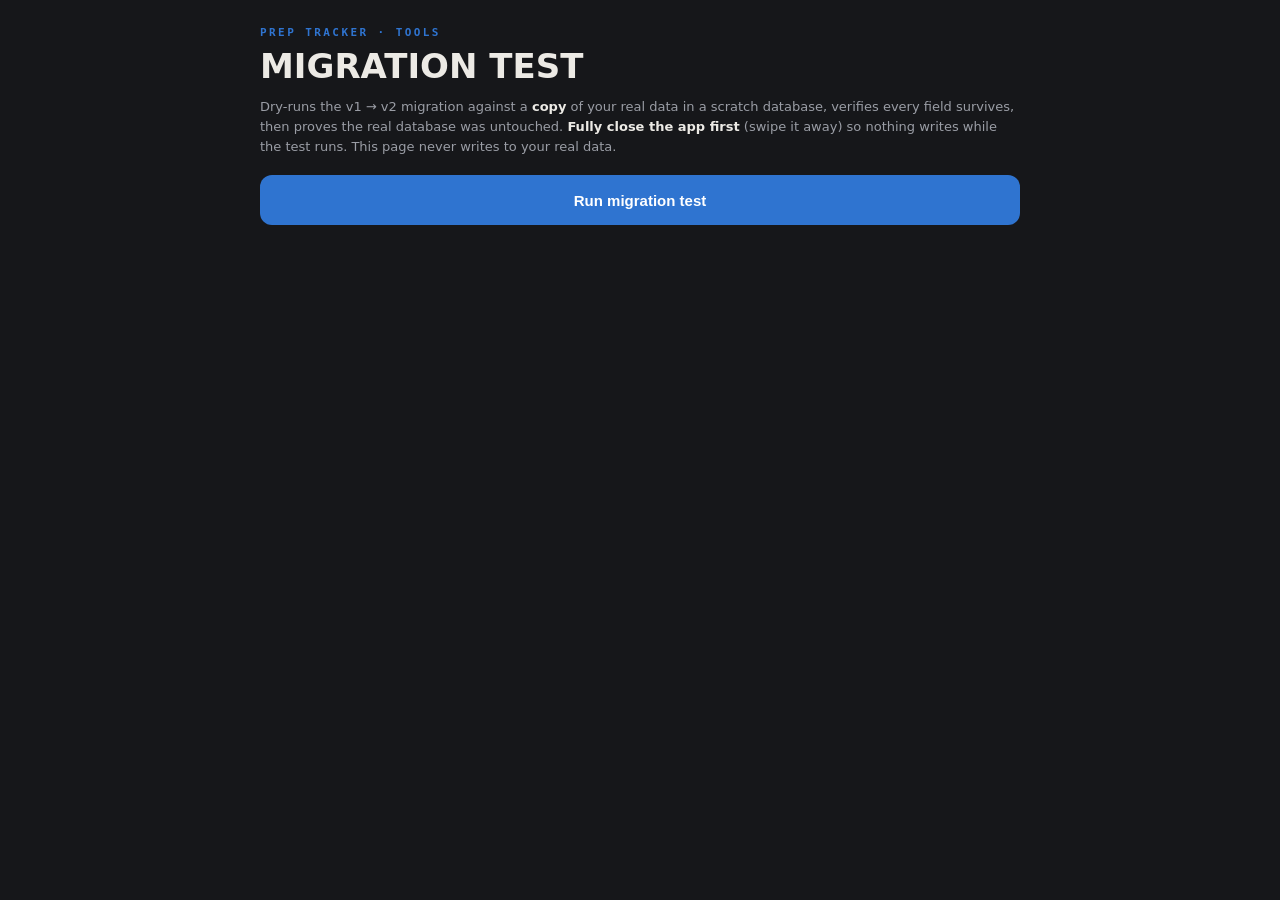
<file: tools/migration-test.html>
<!DOCTYPE html>
<html lang="en">
<head>
<meta charset="UTF-8">
<meta name="viewport" content="width=device-width, initial-scale=1.0, viewport-fit=cover">
<title>Migration Test — Prep Tracker</title>
<meta name="theme-color" content="#16171a">
<style>
  /* self-contained styling (deliberately no dependence on app assets) */
  :root{--ink:#16171a;--iron:#1e2024;--steel:#2a2d33;--line:#33363d;--bone:#eceae5;--mute:#9a9da5;--blue:#2f74d0;--green:#5aa66a}
  *{box-sizing:border-box;margin:0;padding:0}
  body{background:var(--ink);color:var(--bone);font-family:system-ui,sans-serif;font-size:15px;line-height:1.55;padding:24px 18px calc(40px + env(safe-area-inset-bottom));-webkit-font-smoothing:antialiased}
  .wrap{max-width:760px;margin:0 auto}
  .eyebrow{font-family:ui-monospace,monospace;font-size:11px;font-weight:600;letter-spacing:.22em;text-transform:uppercase;color:var(--blue)}
  h1{font-size:34px;font-weight:800;text-transform:uppercase;margin:8px 0 14px;line-height:1}
  .note{font-size:13px;color:var(--mute);margin-bottom:18px}
  .note b{color:var(--bone)}
  button{min-height:50px;width:100%;background:var(--blue);border:none;border-radius:12px;color:#fff;font-size:15px;font-weight:600;cursor:pointer;margin-bottom:18px}
  button:disabled{opacity:.5}
  table{width:100%;border-collapse:collapse;background:var(--iron);border:1px solid var(--line);border-radius:12px;overflow:hidden;margin-bottom:14px}
  th,td{padding:10px 12px;text-align:left;border-bottom:1px solid var(--line);font-size:13px}
  th{font-family:ui-monospace,monospace;font-size:10px;letter-spacing:.14em;text-transform:uppercase;color:var(--mute);background:var(--steel)}
  tr:last-child td{border-bottom:none}
  td.ok{color:var(--green);font-family:ui-monospace,monospace;font-weight:600}
  td.bad{color:#d08a2f;font-family:ui-monospace,monospace;font-weight:600}
  .verdict{font-family:ui-monospace,monospace;font-size:18px;font-weight:600;padding:16px;border-radius:12px;border:1px solid var(--line);background:var(--iron);text-align:center;margin-bottom:14px}
  .verdict.pass{color:var(--green);border-color:rgba(90,166,106,.5)}
  .verdict.fail{color:#d08a2f;border-color:rgba(208,138,47,.5)}
  .detail{font-family:ui-monospace,monospace;font-size:11px;color:var(--mute);white-space:pre-wrap;word-break:break-word}
</style>
</head>
<body>
<div class="wrap">
  <div class="eyebrow">Prep Tracker · Tools</div>
  <h1>Migration Test</h1>
  <p class="note">Dry-runs the v1 → v2 migration against a <b>copy</b> of your real
  data in a scratch database, verifies every field survives, then proves the real
  database was untouched. <b>Fully close the app first</b> (swipe it away) so nothing
  writes while the test runs. This page never writes to your real data.</p>
  <button id="run">Run migration test</button>
  <div id="out"></div>
</div>

<script src="../js/migrate.js"></script>
<script>
(function () {
  'use strict';
  const REAL = 'prep-tracker';
  const SCRATCH = 'prep-tracker-migration-test';
  const out = document.getElementById('out');
  const runBtn = document.getElementById('run');
  const results = [];

  function row(name, ok, detail) { results.push({ name, ok, detail: detail || '' }); }
  function deepEq(a, b) { return JSON.stringify(a) === JSON.stringify(b); }

  function render(verdict) {
    let html = '';
    if (verdict) html += '<div class="verdict ' + (verdict === 'PASS' ? 'pass' : 'fail') + '">' + verdict + '</div>';
    html += '<table><tr><th>Check</th><th>Result</th></tr>';
    for (const r of results) {
      html += '<tr><td>' + r.name + (r.detail ? '<div class="detail">' + r.detail + '</div>' : '') +
              '</td><td class="' + (r.ok ? 'ok' : 'bad') + '">' + (r.ok ? 'PASS' : 'FAIL') + '</td></tr>';
    }
    out.innerHTML = html + '</table>';
  }

  // minimal promise IDB helpers — deliberately NOT the app's db.js (whose
  // open() has write side-effects); this page opens the real DB at its
  // current version and only ever creates readonly transactions on it.
  function openDb(name, version, upgrade) {
    return new Promise((res, rej) => {
      const req = version ? indexedDB.open(name, version) : indexedDB.open(name);
      if (upgrade) req.onupgradeneeded = () => upgrade(req.result);
      req.onsuccess = () => res(req.result);
      req.onerror = () => rej(req.error);
    });
  }
  function getAll(db, store) {
    return new Promise((res, rej) => {
      const t = db.transaction(store, 'readonly');
      const rq = t.objectStore(store).getAll();
      rq.onsuccess = () => res(rq.result || []);
      t.onerror = () => rej(t.error);
    });
  }
  function putAll(db, store, records) {
    return new Promise((res, rej) => {
      const t = db.transaction(store, 'readwrite');
      const s = t.objectStore(store);
      records.forEach(r => s.put(r));
      t.oncomplete = () => res();
      t.onerror = () => rej(t.error);
    });
  }
  function deleteDb(name) {
    return new Promise(res => { const rq = indexedDB.deleteDatabase(name); rq.onsuccess = rq.onerror = rq.onblocked = () => res(); });
  }

  async function run() {
    runBtn.disabled = true;
    results.length = 0;
    try {
      // 1. snapshot the real DB (readonly)
      const real = await openDb(REAL);
      if (!real.objectStoreNames.contains('days')) {
        out.innerHTML = '<div class="verdict fail">NOTHING TO TEST — no days store found</div>';
        real.close(); return;
      }
      const daysBefore = await getAll(real, 'days');
      real.close();
      if (daysBefore.length === 0) {
        out.innerHTML = '<div class="verdict fail">NOTHING TO TEST — 0 day records. This must run on the device that holds your history.</div>';
        return;
      }
      const snapshot = JSON.parse(JSON.stringify(daysBefore));
      row('Snapshot real data (' + daysBefore.length + ' day records)', true);

      // 2. scratch DB gets a copy
      await deleteDb(SCRATCH);
      const scratch = await openDb(SCRATCH, 1, db => db.createObjectStore('days', { keyPath: 'date' }));
      await putAll(scratch, 'days', snapshot);
      row('Copied records into scratch DB', true);

      // 3. migrate the copies
      let migrated = 0, skipped = 0, errors = 0;
      const after = [];
      for (const rec of await getAll(scratch, 'days')) {
        try {
          const m = Migrate.migrateDay(rec);
          if (m) { after.push(m); migrated++; } else { after.push(rec); skipped++; }
        } catch (e) { errors++; row('Transform ' + rec.date, false, e.message); after.push(rec); }
      }
      await putAll(scratch, 'days', after);
      row('Transformed ' + migrated + ' record(s), ' + skipped + ' already migrated', errors === 0);

      // 4. per-record assertions on the scratch output
      const byDate = new Map(after.map(r => [r.date, r]));
      let fieldOk = true, kcalOk = true, v2Ok = true;
      const MAY = new Set(['weight', 'weightUnit', 'macros', 'schema', 'mode', 'programId', 'targetsSnapshot']);
      for (const orig of snapshot) {
        const m = byDate.get(orig.date);
        if (!m) { fieldOk = false; row('Missing after migration: ' + orig.date, false); continue; }
        for (const k of Object.keys(orig)) {
          if (MAY.has(k)) continue;
          if (!deepEq(orig[k], m[k])) { fieldOk = false; row(orig.date + ' field "' + k + '" changed', false); }
        }
        if (orig.macros && ['p','c','f'].some(k => typeof orig.macros[k] === 'number' && orig.macros[k] !== m.macros[k])) {
          fieldOk = false; row(orig.date + ' macros changed', false);
        }
        if (m.macros.kcal !== 4 * m.macros.p + 4 * m.macros.c + 9 * m.macros.f) { kcalOk = false; row(orig.date + ' kcal arithmetic wrong', false); }
        if (m.schema !== 2 || m.mode !== 'program' || m.programId !== 'ethan-prep' || !m.targetsSnapshot || m.targetsSnapshot.p !== 316) {
          v2Ok = false; row(orig.date + ' v2 fields missing/wrong', false);
        }
      }
      row('Every original field preserved on every record', fieldOk);
      row('kcal = 4P + 4C + 9F on every record', kcalOk);
      row('v2 fields (schema/mode/program/targets) stamped correctly', v2Ok);
      row('Record count unchanged (' + snapshot.length + ' → ' + after.length + ')', snapshot.length === after.length);

      // 5. prove the real DB is untouched
      const real2 = await openDb(REAL);
      const daysNow = await getAll(real2, 'days');
      real2.close();
      const untouched = deepEq(
        daysNow.slice().sort((a, b) => a.date < b.date ? -1 : 1),
        snapshot.slice().sort((a, b) => a.date < b.date ? -1 : 1)
      );
      row('REAL database untouched (re-read matches snapshot)', untouched,
          untouched ? '' : 'If the app was open during the test, close it fully and re-run.');

      scratch.close();
      await deleteDb(SCRATCH);
      row('Scratch DB deleted', true);

      const allOk = results.every(r => r.ok) && errors === 0;
      render(allOk ? 'PASS' : 'FAIL');
    } catch (e) {
      row('Unexpected error', false, e.message);
      render('FAIL');
    } finally {
      runBtn.disabled = false;
    }
  }

  runBtn.addEventListener('click', run);
})();
</script>
</body>
</html>
</file>
<file: styles.css>
/* ---------- self-hosted fonts (offline) ---------- */
@font-face{font-family:'Barlow Condensed';font-style:normal;font-weight:600;font-display:swap;src:url('./fonts/barlow-condensed-600.woff2') format('woff2')}
@font-face{font-family:'Barlow Condensed';font-style:normal;font-weight:700;font-display:swap;src:url('./fonts/barlow-condensed-700.woff2') format('woff2')}
@font-face{font-family:'Barlow Condensed';font-style:normal;font-weight:800;font-display:swap;src:url('./fonts/barlow-condensed-800.woff2') format('woff2')}
@font-face{font-family:'IBM Plex Mono';font-style:normal;font-weight:500;font-display:swap;src:url('./fonts/ibm-plex-mono-500.woff2') format('woff2')}
@font-face{font-family:'IBM Plex Mono';font-style:normal;font-weight:600;font-display:swap;src:url('./fonts/ibm-plex-mono-600.woff2') format('woff2')}
@font-face{font-family:'Inter';font-style:normal;font-weight:400;font-display:swap;src:url('./fonts/inter-400.woff2') format('woff2')}
@font-face{font-family:'Inter';font-style:normal;font-weight:500;font-display:swap;src:url('./fonts/inter-500.woff2') format('woff2')}
@font-face{font-family:'Inter';font-style:normal;font-weight:600;font-display:swap;src:url('./fonts/inter-600.woff2') format('woff2')}

/* ---------- design tokens ----------
   Semantic roles, not colors: --ink page bg · --iron card bg · --steel
   raised bg · --line borders · --bone text · --mute secondary text.
   Themes swap these values on <html data-theme>; accents swap the
   --accent group on <html data-accent>. JS (charts) reads them via
   getComputedStyle, so every color the app paints lives here. */
:root{
  --ink:#16171a;
  --iron:#1e2024;
  --steel:#2a2d33;
  --line:#33363d;
  --bone:#eceae5;
  --mute:#9a9da5;
  --glass:rgba(22,23,26,.92);        /* translucent --ink for sticky bars */
  --glass-strong:rgba(22,23,26,.96);
  --green:#5aa66a;
  --green-border:rgba(90,166,106,.5);
  --accent:#2f74d0;
  --accent-soft:rgba(47,116,208,.14);
  --accent-border:rgba(47,116,208,.55);
  --accent-ink:#fff;                 /* text painted on top of --accent */
  --radius:14px;
  --sat:env(safe-area-inset-top,0px);
  --sab:env(safe-area-inset-bottom,0px);
}

/* ---------- themes ---------- */
:root[data-theme="midnight"]{
  --ink:#0d1117;
  --iron:#151b23;
  --steel:#212a36;
  --line:#2d3847;
  --bone:#e6edf3;
  --mute:#8b96a5;
  --glass:rgba(13,17,23,.92);
  --glass-strong:rgba(13,17,23,.96);
}
:root[data-theme="slate"]{
  --ink:#232830;
  --iron:#2b313a;
  --steel:#39404b;
  --line:#464e5b;
  --bone:#eef0f2;
  --mute:#a5abb5;
  --glass:rgba(35,40,48,.92);
  --glass-strong:rgba(35,40,48,.96);
}
:root[data-theme="paper"]{
  --ink:#f2f0ea;
  --iron:#fdfcfa;
  --steel:#e6e2d9;
  --line:#d7d2c7;
  --bone:#22242a;
  --mute:#70747e;
  --glass:rgba(242,240,234,.92);
  --glass-strong:rgba(242,240,234,.97);
  --green:#35854b;
  --green-border:rgba(53,133,75,.55);
}

/* ---------- accents ---------- */
:root[data-accent="crimson"]{
  --accent:#d94f43;
  --accent-soft:rgba(217,79,67,.14);
  --accent-border:rgba(217,79,67,.55);
}
:root[data-accent="amber"]{
  --accent:#c07f16;                  /* dark enough to read as text on the Paper theme */
  --accent-soft:rgba(221,154,47,.18);
  --accent-border:rgba(221,154,47,.6);
  --accent-ink:#fff;
}
:root[data-accent="emerald"]{
  --accent:#2f8d5b;                  /* white button text clears 3:1 */
  --accent-soft:rgba(63,160,106,.16);
  --accent-border:rgba(63,160,106,.55);
}
:root[data-accent="teal"]{
  --accent:#1f8e94;
  --accent-soft:rgba(47,167,173,.16);
  --accent-border:rgba(47,167,173,.55);
}
:root[data-accent="violet"]{
  --accent:#8d6ae8;
  --accent-soft:rgba(141,106,232,.14);
  --accent-border:rgba(141,106,232,.55);
}
:root[data-accent="rose"]{
  --accent:#d85a8f;
  --accent-soft:rgba(216,90,143,.14);
  --accent-border:rgba(216,90,143,.55);
}
*{box-sizing:border-box;margin:0;padding:0}
/* the hidden attribute must always win, even over explicit display rules */
[hidden]{display:none!important}
html{scroll-behavior:smooth}
body{
  background:var(--ink);
  color:var(--bone);
  font-family:'Inter',system-ui,sans-serif;
  font-size:15px;
  line-height:1.55;
  -webkit-font-smoothing:antialiased;
  padding-top:var(--sat);
  overscroll-behavior-y:none;
}
.wrap{max-width:760px;margin:0 auto;padding:0 18px calc(120px + var(--sab))}

/* blurred strip under the iOS status bar / Dynamic Island. The installed
   PWA pins white status-bar text (apple-mobile-web-app-status-bar-style is
   fixed at install), so this strip stays dark in every theme — including
   Paper — or the clock/battery would vanish on a light background. */
.statusbar-shim{
  position:fixed;top:0;left:0;right:0;height:var(--sat);z-index:55;
  background:rgba(20,21,24,.92);
  -webkit-backdrop-filter:blur(8px);backdrop-filter:blur(8px);
}

/* ---------- tabs ---------- */
.tab{display:none}
.tab.active{display:block}

.tabbar{
  position:fixed;bottom:0;left:0;right:0;z-index:30;
  display:flex;justify-content:center;
  background:var(--glass);
  -webkit-backdrop-filter:blur(8px);backdrop-filter:blur(8px);
  border-top:1px solid var(--line);
  padding-bottom:var(--sab);
}
.tabbar button{
  flex:1;max-width:254px;min-height:56px;
  display:flex;flex-direction:column;align-items:center;justify-content:center;gap:3px;
  background:none;border:none;color:var(--mute);cursor:pointer;
  font-family:'IBM Plex Mono',monospace;font-size:10px;font-weight:600;
  letter-spacing:.14em;text-transform:uppercase;
  -webkit-tap-highlight-color:transparent;transition:color .18s;
}
.tabbar button svg{width:22px;height:22px}
.tabbar button.active{color:var(--accent)}
.tabbar button:focus-visible{outline:2px solid var(--accent);outline-offset:-2px}

/* ---------- header ---------- */
header{padding:52px 0 30px;border-bottom:1px solid var(--line);position:relative}
.eyebrow{
  font-family:'IBM Plex Mono',monospace;font-size:11px;font-weight:600;
  letter-spacing:.22em;text-transform:uppercase;color:var(--accent);
}
h1{
  font-family:'Barlow Condensed',sans-serif;font-weight:800;
  font-size:clamp(44px,9vw,68px);line-height:.95;text-transform:uppercase;
  letter-spacing:.01em;margin:10px 0 22px;
}
h1 span{color:var(--mute)}
.targets{display:grid;grid-template-columns:repeat(4,1fr);gap:10px}
.target{
  background:var(--iron);border:1px solid var(--line);border-radius:var(--radius);
  padding:12px 14px;
}
.target .val{
  font-family:'IBM Plex Mono',monospace;font-weight:600;font-size:20px;
  font-variant-numeric:tabular-nums;
}
.target .lab{font-size:11px;color:var(--mute);text-transform:uppercase;letter-spacing:.08em;margin-top:2px}
.target.hot{border-color:var(--accent-border);background:linear-gradient(180deg,var(--accent-soft),var(--iron))}
@media(max-width:520px){.targets{grid-template-columns:repeat(2,1fr)}}

.icon-btn{
  position:absolute;top:46px;right:-10px;width:44px;height:44px;
  display:grid;place-items:center;background:none;border:none;border-radius:12px;
  color:var(--mute);cursor:pointer;transition:color .18s;
  -webkit-tap-highlight-color:transparent;
}
.icon-btn:focus-visible{outline:2px solid var(--accent);outline-offset:2px}
.icon-btn svg{width:20px;height:20px}

/* smaller page header for History / Plan */
.page-head{padding:52px 0 8px}
.page-head h1{font-size:clamp(38px,8vw,52px);margin-bottom:0}

/* ---------- week strip ---------- */
.week-strip{display:grid;grid-template-columns:repeat(7,1fr);gap:6px;margin:18px 0 16px}
.ws-day{
  display:flex;flex-direction:column;align-items:center;gap:4px;
  background:var(--iron);border:1px solid var(--line);border-radius:10px;
  padding:7px 0 5px;cursor:pointer;min-height:80px;
  -webkit-tap-highlight-color:transparent;transition:border-color .18s;
}
.ws-day.today{border-color:var(--accent-border)}
.ws-day.viewing{
  border-color:var(--accent);
  background:linear-gradient(180deg,var(--accent-soft),var(--iron));
  box-shadow:0 0 0 1px var(--accent);
}
.ws-day.viewing .ws-lab{color:var(--accent)}
.ws-day.future{opacity:.4;cursor:default}
.ws-day:focus-visible{outline:2px solid var(--accent);outline-offset:2px}
.ws-lab{font-family:'IBM Plex Mono',monospace;font-size:9px;font-weight:600;color:var(--mute);letter-spacing:.1em}
.ws-bars{display:flex;align-items:flex-end;gap:2px;height:44px}
.ws-bar{display:block;width:5px;border-radius:2px;background:var(--accent)}
.ws-bar.in{background:var(--green)}
.ws-bar.future{background:var(--steel)}
.ws-num{font-family:'IBM Plex Mono',monospace;font-size:10px;color:var(--mute);font-variant-numeric:tabular-nums}

/* ---------- expenditure card ---------- */
.exp-card{padding:18px}
.exp-main{display:flex;align-items:baseline;gap:8px}
.exp-val{
  font-family:'IBM Plex Mono',monospace;font-weight:600;font-size:34px;
  font-variant-numeric:tabular-nums;
}
.exp-unit{font-family:'IBM Plex Mono',monospace;font-size:11px;color:var(--mute);letter-spacing:.08em;text-transform:uppercase}
.exp-card .note{margin-top:8px}
.exp-suggest{
  display:flex;align-items:center;gap:12px;margin-top:14px;padding-top:14px;
  border-top:1px solid var(--line);
}
.exp-suggest .btn{margin-bottom:0}

/* ---------- edit-a-past-day banner (one tappable strip, no button) ---------- */
:root{--edit-h:48px}
.edit-banner{
  position:sticky;top:var(--sat);z-index:25;
  display:flex;align-items:center;gap:10px;min-height:var(--edit-h);width:calc(100% + 36px);
  background:linear-gradient(180deg,var(--accent-soft),var(--glass-strong));
  -webkit-backdrop-filter:blur(8px);backdrop-filter:blur(8px);
  border:1px solid var(--accent-border);border-radius:0 0 var(--radius) var(--radius);
  padding:8px 16px;margin:0 -18px 4px;
  color:var(--bone);font-family:'Inter',sans-serif;cursor:pointer;text-align:left;
  -webkit-tap-highlight-color:transparent;
}
.edit-banner:focus-visible{outline:2px solid var(--accent);outline-offset:-2px}
/* while editing, the tracker sticks BELOW the banner instead of under it */
body.editing #tab-today .tracker{top:calc(var(--sat) + var(--edit-h))}
.edit-eyebrow{
  font-family:'IBM Plex Mono',monospace;font-size:10px;font-weight:600;
  letter-spacing:.22em;text-transform:uppercase;color:var(--accent);flex:none;
}
.edit-banner b{
  font-family:'Barlow Condensed',sans-serif;font-weight:700;font-size:19px;
  text-transform:uppercase;letter-spacing:.02em;line-height:1.1;
  flex:1;min-width:0;overflow:hidden;text-overflow:ellipsis;white-space:nowrap;
}
.edit-hint{
  flex:none;font-family:'IBM Plex Mono',monospace;font-size:9px;font-weight:600;
  letter-spacing:.12em;text-transform:uppercase;color:var(--mute);
}

/* ---------- progress bar ---------- */
.tracker{
  position:sticky;top:var(--sat);z-index:20;background:var(--glass);
  -webkit-backdrop-filter:blur(8px);backdrop-filter:blur(8px);
  border-bottom:1px solid var(--line);
  padding:12px 0 14px;margin:0 -18px;padding-left:18px;padding-right:18px;
}
.tracker-head{display:flex;flex-wrap:wrap;justify-content:space-between;align-items:baseline;margin-bottom:10px}
.tracker-head .t1{font-family:'Barlow Condensed',sans-serif;font-weight:800;font-size:21px;text-transform:uppercase;letter-spacing:.05em}
.tracker-head .t2{
  display:flex;align-items:center;gap:10px;
  font-family:'IBM Plex Mono',monospace;font-size:12px;color:var(--mute);font-variant-numeric:tabular-nums;
}
.day-flag{
  display:none;font-family:'IBM Plex Mono',monospace;font-size:10px;font-weight:600;
  letter-spacing:.14em;text-transform:uppercase;color:var(--green);
  border:1px solid var(--green-border);border-radius:99px;padding:2px 10px;
  white-space:nowrap;
}
.tracker.complete .day-flag{display:inline-block;animation:flag-in .35s ease}
.tracker.complete #dateLabel{display:none} /* the flag takes the date's slot — no overflow on narrow phones */
.tracker.complete .t2{color:var(--green)}
.tracker.complete .bar>i{background:var(--green)}
@keyframes flag-in{from{opacity:0;transform:translateY(3px)}to{opacity:1;transform:none}}
.bars{display:grid;grid-template-columns:1fr 1fr 1fr;gap:10px 14px}
.bar{background:var(--steel);border-radius:99px;height:13px;overflow:hidden;position:relative}
.bar>i{display:block;height:100%;width:0%;background:var(--accent);border-radius:99px;transition:width .45s cubic-bezier(.2,.8,.2,1),background-color .3s}
.bar-lab{
  display:flex;justify-content:space-between;align-items:baseline;gap:8px;
  font-family:'IBM Plex Mono',monospace;color:var(--mute);margin-top:6px;font-variant-numeric:tabular-nums;
}
.bar-lab span:first-child{font-size:10px;font-weight:600;letter-spacing:.12em;text-transform:uppercase}
.bar-lab span:last-child{font-size:13px;font-weight:600;color:var(--bone);min-width:0}
.bar-wrap.in .bar-lab span:last-child{color:var(--green)}

/* ---------- meal cards ---------- */
.meal{
  margin-top:26px;background:var(--iron);border:1px solid var(--line);
  border-radius:var(--radius);overflow:hidden;transition:border-color .25s;
}
.meal.done{border-color:var(--green-border)}
.meal-top{
  display:flex;align-items:center;gap:14px;padding:16px 18px;cursor:pointer;
  user-select:none;-webkit-user-select:none;-webkit-tap-highlight-color:transparent;
}
.check{
  flex:none;width:26px;height:26px;border:2px solid var(--line);border-radius:8px;
  display:grid;place-items:center;transition:all .2s;background:transparent;cursor:pointer;
  position:relative;
}
.check::after{content:"";position:absolute;inset:-11px} /* 48px touch target */
.check svg{width:14px;height:14px;opacity:0;transform:scale(.6);transition:all .2s}
.check svg path{stroke:var(--ink)} /* templates hardcode the stroke; the theme must win */
.meal.done .check,.habit.done .check{background:var(--green);border-color:var(--green)}
.meal.done .check svg,.habit.done .check svg{opacity:1;transform:scale(1)}
.meal-title{flex:1;min-width:0}
.meal-title .num{
  font-family:'IBM Plex Mono',monospace;font-size:10px;font-weight:600;
  letter-spacing:.2em;text-transform:uppercase;color:var(--accent);
}
.meal-title h2{
  font-family:'Barlow Condensed',sans-serif;font-weight:700;font-size:26px;
  text-transform:uppercase;letter-spacing:.02em;line-height:1.05;
}
.meal.done .meal-title h2{color:var(--mute);text-decoration:line-through;text-decoration-thickness:2px;text-decoration-color:var(--green)}
.chev{flex:none;color:var(--mute);transition:transform .3s}
.meal.open .chev{transform:rotate(180deg)}
.meal-body{max-height:0;overflow:hidden;transition:max-height .45s cubic-bezier(.2,.8,.2,1)}
.meal.open .meal-body{max-height:1400px}
.meal-inner{padding:0 18px 20px;border-top:1px solid var(--line);padding-top:16px}

.food-list{list-style:none;margin-bottom:14px}
.food-list li{
  display:flex;align-items:center;gap:10px;padding:7px 0;font-weight:500;
}
.food-list li::before{
  content:"";flex:none;width:6px;height:6px;background:var(--accent);border-radius:2px;
}
.macro-row{display:flex;gap:8px;flex-wrap:wrap;margin-bottom:16px}
.pill{
  font-family:'IBM Plex Mono',monospace;font-size:12px;font-weight:600;
  background:var(--steel);border:1px solid var(--line);border-radius:99px;
  padding:5px 12px;font-variant-numeric:tabular-nums;
}
.pill b{color:var(--accent);font-weight:600}

.swap-lab{
  font-family:'IBM Plex Mono',monospace;font-size:10px;font-weight:600;
  letter-spacing:.18em;text-transform:uppercase;color:var(--mute);
  margin:14px 0 8px;display:flex;align-items:center;gap:8px;
}
.swap-lab::after{content:"";flex:1;height:1px;background:var(--line)}
.chips{display:flex;flex-wrap:wrap;gap:8px}
.chip{
  font-family:'Inter',sans-serif;font-size:13px;font-weight:500;color:var(--bone);
  background:transparent;border:1px solid var(--line);border-radius:99px;
  padding:7px 14px;cursor:pointer;transition:all .18s;
  -webkit-tap-highlight-color:transparent;
}
.chip.active{background:var(--accent);border-color:var(--accent);color:var(--accent-ink)}
.chip:focus-visible,.check:focus-visible,.meal-top:focus-visible,.habit:focus-visible{outline:2px solid var(--accent);outline-offset:2px}
.note{font-size:12px;color:var(--mute);margin-top:10px;font-style:italic}
/* comfortable one-handed targets on touch screens */
@media(pointer:coarse){
  .chip{padding:11px 16px;min-height:44px}
  .chips{gap:9px}
}
/* iOS keeps :hover stuck after a tap — only style hover where it exists */
@media(hover:hover){
  .chip:hover{border-color:var(--accent)}
  .icon-btn:hover{color:var(--bone)}
  .btn:hover{border-color:var(--accent)}
}

/* ---------- sections ---------- */
section.block{margin-top:44px}
.block h3{
  font-family:'Barlow Condensed',sans-serif;font-weight:800;font-size:30px;
  text-transform:uppercase;letter-spacing:.02em;margin-bottom:14px;
}
.block h3 em{font-style:normal;color:var(--accent)}
table{width:100%;border-collapse:collapse;background:var(--iron);border:1px solid var(--line);border-radius:var(--radius);overflow:hidden}
.tbl-wrap{border:1px solid var(--line);border-radius:var(--radius);overflow:hidden}
.tbl-wrap table{border:none;border-radius:0}
th,td{padding:11px 14px;text-align:left;border-bottom:1px solid var(--line)}
tr:last-child td{border-bottom:none}
th{
  font-family:'IBM Plex Mono',monospace;font-size:10px;font-weight:600;
  letter-spacing:.16em;text-transform:uppercase;color:var(--mute);background:var(--steel);
}
td.mono{font-family:'IBM Plex Mono',monospace;font-size:13px;font-variant-numeric:tabular-nums;color:var(--mute)}
td:first-child{font-weight:500}

/* ---------- daily habits ---------- */
.habit-list{background:var(--iron);border:1px solid var(--line);border-radius:var(--radius);overflow:hidden}
.habit{
  display:flex;align-items:center;gap:14px;width:100%;min-height:54px;
  padding:12px 18px;background:transparent;border:none;border-bottom:1px solid var(--line);
  color:var(--bone);font-family:'Inter',sans-serif;font-size:15px;text-align:left;cursor:pointer;
  -webkit-tap-highlight-color:transparent;
}
.habit:last-child{border-bottom:none}
.habit-name{flex:1;font-weight:500;transition:color .2s}
.habit.done .habit-name{color:var(--mute);text-decoration:line-through;text-decoration-thickness:2px;text-decoration-color:var(--green)}
.habit-meta{
  font-family:'IBM Plex Mono',monospace;font-size:11px;font-weight:500;color:var(--mute);
  letter-spacing:.08em;text-transform:uppercase;font-variant-numeric:tabular-nums;
}

/* ---------- training ---------- */
.workout-card{
  background:var(--iron);border:1px solid var(--line);border-radius:var(--radius);
  padding:16px 18px 18px;
}
.workout-card .swap-lab{margin-top:0}

/* ---------- bodyweight ---------- */
.weight-card{
  background:var(--iron);border:1px solid var(--line);border-radius:var(--radius);
  padding:16px 18px;display:flex;align-items:center;gap:14px;
}
.weight-title{font-weight:500}
.weight-card .note{margin-top:2px}
.weight-input{display:flex;align-items:center;gap:8px;margin-left:auto}
.weight-input input{
  width:110px;min-height:48px;background:var(--steel);border:1px solid var(--line);border-radius:10px;
  color:var(--bone);font-family:'IBM Plex Mono',monospace;font-size:18px;font-weight:600;
  padding:8px 12px;text-align:right;font-variant-numeric:tabular-nums;
  -moz-appearance:textfield;appearance:textfield;
}
.weight-input input::-webkit-outer-spin-button,.weight-input input::-webkit-inner-spin-button{-webkit-appearance:none;margin:0}
.weight-input input:focus{outline:none;border-color:var(--accent)}
.weight-input input::placeholder{color:var(--mute);opacity:.5}
.weight-unit{
  font-family:'IBM Plex Mono',monospace;font-size:12px;font-weight:600;
  color:var(--mute);letter-spacing:.08em;
}

/* ---------- history ---------- */
.range-toggle{display:flex;gap:8px;margin:20px 0 4px}
.stat-grid{display:grid;grid-template-columns:1fr 1fr;gap:10px;margin-top:18px}
.stat-grid .val small{font-size:12px;color:var(--mute)}
.chart-card{
  background:var(--iron);border:1px solid var(--line);border-radius:var(--radius);
  padding:14px 14px 12px;
}
.chart-box{position:relative;height:215px}
.chart-key{
  display:flex;gap:14px;flex-wrap:wrap;margin-top:10px;
  font-family:'IBM Plex Mono',monospace;font-size:10px;color:var(--mute);
  letter-spacing:.08em;text-transform:uppercase;
}
.chart-key i{display:inline-block;width:14px;height:3px;border-radius:2px;vertical-align:middle;margin-right:6px}
.chart-cap{font-size:12px;color:var(--mute);line-height:1.6;margin-top:12px}
.chart-cap b{color:var(--bone);font-weight:600}
.chart-cap .cap-green,.cap-green{color:var(--green);font-weight:600}
.chart-msg{margin-top:8px}

.heatmap{overflow-x:auto;padding-bottom:4px;-webkit-overflow-scrolling:touch}
.hm-row{display:flex;align-items:center;gap:4px;margin-bottom:4px;width:max-content}
.hm-row:last-child{margin-bottom:0}
.hm-lab{
  position:sticky;left:0;flex:none;width:56px;background:var(--iron);z-index:1;
  font-family:'IBM Plex Mono',monospace;font-size:9px;font-weight:600;color:var(--mute);
  letter-spacing:.1em;text-transform:uppercase;
}
.hm-cell{flex:none;width:13px;height:13px;border-radius:3px;background:var(--steel)}
.hm-cell.on{background:var(--accent)}
.hm-cell.off{background:var(--steel)}
.hm-cell.blank{background:transparent;border:1px solid var(--steel)}
.streaks{display:flex;flex-wrap:wrap;gap:8px;margin-top:14px}
.streaks .pill em{font-style:normal;color:var(--bone)}
.streaks .pill.best{border-color:var(--accent-border)}
.hist-empty{margin:26px 0 6px}

/* ---------- onboarding ---------- */
.onb{
  position:fixed;inset:0;z-index:60;background:var(--ink);
  overflow-y:auto;-webkit-overflow-scrolling:touch;
  padding:calc(40px + var(--sat)) 18px calc(40px + var(--sab));
}
body.onb-open{overflow:hidden}
.onb-inner{max-width:560px;margin:0 auto}
.onb-progress{display:flex;gap:6px;margin-bottom:28px}
.onb-progress i{flex:1;height:3px;border-radius:99px;background:var(--steel);transition:background .3s}
.onb-progress i.on{background:var(--accent)}
.onb-title{
  font-family:'Barlow Condensed',sans-serif;font-weight:800;
  font-size:clamp(38px,8vw,52px);line-height:.95;text-transform:uppercase;
  letter-spacing:.01em;margin:10px 0 10px;
}
.onb-sub{color:var(--mute);font-size:14px;margin-bottom:26px}
.onb-step .btn-primary{margin-top:18px}

.field{display:block;margin-bottom:16px}
.field-lab{
  display:block;font-family:'IBM Plex Mono',monospace;font-size:10px;font-weight:600;
  letter-spacing:.18em;text-transform:uppercase;color:var(--mute);margin-bottom:8px;
}
.field input[type="text"]{
  width:100%;min-height:50px;background:var(--iron);border:1px solid var(--line);border-radius:12px;
  color:var(--bone);font-family:'Inter',sans-serif;font-size:16px;padding:10px 14px;
}
.field-input{
  display:flex;align-items:center;gap:8px;background:var(--iron);
  border:1px solid var(--line);border-radius:12px;padding:0 12px;min-height:50px;
}
.field-input input{
  flex:1;width:100%;min-width:0;background:none;border:none;color:var(--bone);
  font-family:'IBM Plex Mono',monospace;font-size:18px;font-weight:600;
  font-variant-numeric:tabular-nums;text-align:right;padding:10px 0;
  -moz-appearance:textfield;appearance:textfield;
}
.field-input input::-webkit-outer-spin-button,.field-input input::-webkit-inner-spin-button{-webkit-appearance:none;margin:0}
.field-input input:focus{outline:none}
.field-input:focus-within{border-color:var(--accent)}
.field-input i{
  font-style:normal;font-family:'IBM Plex Mono',monospace;font-size:11px;font-weight:600;
  color:var(--mute);letter-spacing:.08em;text-transform:uppercase;flex:none;
}
.field-grid{display:grid;grid-template-columns:1fr 1fr;gap:12px}
.field-grid .field{margin-bottom:0}
.field-grid + .note{margin-top:12px}

.mode-cards{display:grid;gap:12px;margin-bottom:8px}
.mode-card{
  text-align:left;background:var(--iron);border:1px solid var(--line);border-radius:var(--radius);
  padding:16px 18px;color:var(--bone);cursor:pointer;transition:border-color .18s;
  font-family:'Inter',sans-serif;-webkit-tap-highlight-color:transparent;
}
.mode-card b{display:block;font-size:16px;font-weight:600;margin-bottom:4px}
.mode-card span{display:block;font-size:13px;color:var(--mute);line-height:1.5}
.mode-card.active{border-color:var(--accent);background:linear-gradient(180deg,var(--accent-soft),var(--iron))}
.mode-card:focus-visible{outline:2px solid var(--accent);outline-offset:2px}

.btn-primary{background:var(--accent);border-color:var(--accent);color:var(--accent-ink)}
.btn-ghost{
  display:block;width:100%;min-height:44px;background:none;border:none;color:var(--mute);
  font-family:'Inter',sans-serif;font-size:14px;font-weight:500;cursor:pointer;margin-top:6px;
  -webkit-tap-highlight-color:transparent;
}
/* double class beats the later-defined .btn base rule */
.btn.btn-slim{width:auto;min-height:40px;padding:0 18px;margin-bottom:0;flex:none}

/* custom-mode: swap program sections for the day-log versions */
body.mode-custom #tab-today .meal:not(.log-sec),
body.mode-custom #habitsBlock{display:none}
body.mode-custom #tab-plan .block:not(#foodsManage),
body.mode-custom #tab-plan footer{display:none}
body.mode-custom #tab-plan #foodsManage{display:block}
body:not(.mode-custom) .bar-kcal{display:none}
/* four bars read best as a 2×2 grid on a phone — labels get full width */
body.mode-custom .bars{grid-template-columns:repeat(2,1fr)}
.bar-wrap.in .bar>i{background:var(--green)}

.empty-card{
  background:var(--iron);border:1px solid var(--line);border-radius:var(--radius);
  padding:28px 20px;text-align:center;
}
.empty-card b{display:block;font-size:15px;margin-bottom:6px}
.empty-card .note{margin-top:4px}

/* ---------- custom day log ---------- */
.log-sec .sec-kcal{
  flex:none;font-family:'IBM Plex Mono',monospace;font-size:11px;color:var(--mute);
  font-variant-numeric:tabular-nums;
}
.item-list{list-style:none;margin-bottom:2px}
.item{
  display:flex;flex-direction:column;gap:2px;padding:10px 0;
  border-bottom:1px solid var(--line);cursor:pointer;
  -webkit-tap-highlight-color:transparent;
}
.item:last-child{border-bottom:none}
.item:focus-visible{outline:2px solid var(--accent);outline-offset:2px}
.item-main{display:flex;justify-content:space-between;align-items:baseline;gap:10px;font-weight:500}
.item-name{min-width:0;overflow:hidden;text-overflow:ellipsis;white-space:nowrap}
.item-qty{flex:none;color:var(--mute);font-family:'IBM Plex Mono',monospace;font-size:12px;font-variant-numeric:tabular-nums}
.item-macros{font-family:'IBM Plex Mono',monospace;font-size:11px;color:var(--mute);font-variant-numeric:tabular-nums}
.sec-empty{margin:2px 0 4px}
.add-row{
  width:100%;min-height:46px;background:transparent;border:1px dashed var(--line);
  border-radius:10px;color:var(--mute);font-family:'Inter',sans-serif;
  font-size:13px;font-weight:600;cursor:pointer;margin-top:12px;
  -webkit-tap-highlight-color:transparent;transition:border-color .18s,color .18s;
}
.add-row:active{border-color:var(--accent);color:var(--bone)}

/* ---------- add / item sheets ---------- */
.add-tabs{margin-bottom:16px}
.qa-grid{grid-template-columns:1fr 1fr}
.save-food-toggle{
  border:1px solid var(--line)!important;border-radius:12px;background:var(--iron);
  margin:2px 0 14px;min-height:50px;
}
.food-results{max-height:44vh;overflow-y:auto;-webkit-overflow-scrolling:touch}
.food-row{border-bottom:1px solid var(--line)}
.food-row:last-child{border-bottom:none}
.food-row-main{display:flex;align-items:center;gap:8px;min-height:54px;cursor:pointer;-webkit-tap-highlight-color:transparent}
.star{
  width:42px;height:42px;flex:none;background:none;border:none;color:var(--steel);
  cursor:pointer;display:grid;place-items:center;-webkit-tap-highlight-color:transparent;
}
.star svg{width:18px;height:18px}
.star.on{color:var(--accent)}
.food-info{min-width:0;flex:1}
.food-name{display:block;font-weight:500;font-size:14px;overflow:hidden;text-overflow:ellipsis;white-space:nowrap}
.food-meta{display:block;font-family:'IBM Plex Mono',monospace;font-size:10px;color:var(--mute);font-variant-numeric:tabular-nums}
.food-qty-form{display:flex;gap:10px;align-items:center;flex-wrap:wrap;padding:2px 0 14px 50px}
.food-qty-form .field-input{min-height:44px;width:132px}
.food-qty-form .btn{margin-bottom:0}
.food-del{width:auto;margin:0;min-height:44px;font-size:12px}
#foodsManage .food-results{max-height:none}
.res-label{
  font-family:'IBM Plex Mono',monospace;font-size:10px;font-weight:600;
  letter-spacing:.18em;text-transform:uppercase;color:var(--mute);
  margin:14px 0 4px;display:flex;align-items:center;gap:8px;
}
.res-label::after{content:"";flex:1;height:1px;background:var(--line)}
.food-brand{color:var(--mute);font-weight:400}
.online-btn{margin-top:8px}
.online-world{min-height:44px}
.online-note{width:100%;margin:0}
.skeleton-row{
  height:52px;border-radius:10px;margin:6px 0;
  background:linear-gradient(90deg,var(--iron) 25%,var(--steel) 50%,var(--iron) 75%);
  background-size:200% 100%;animation:skeleton 1.2s ease-in-out infinite;
}
@keyframes skeleton{from{background-position:200% 0}to{background-position:-200% 0}}
.food-info-db{padding-left:6px}
.db-qty-form{padding-left:6px}
.serv-chips{width:100%;margin-bottom:6px}

/* ---------- settings rows ---------- */
.set-row{display:flex;align-items:center;gap:12px;padding:12px 0;border-bottom:1px solid var(--line);margin-bottom:2px}
.set-info{flex:1;min-width:0}
.set-name{font-weight:600;font-size:14px}
.set-meta{font-family:'IBM Plex Mono',monospace;font-size:11px;color:var(--mute);margin-top:2px;overflow:hidden;text-overflow:ellipsis;white-space:nowrap}
.tol-input{min-height:44px;width:90px}
.sheet .set-row + .btn{margin-top:14px}

/* ---------- settings sheet ---------- */
.sheet-backdrop{
  position:fixed;inset:0;z-index:40;background:rgba(0,0,0,.55);
  opacity:0;pointer-events:none;transition:opacity .25s;
}
.sheet-backdrop.open{opacity:1;pointer-events:auto}
.sheet{
  position:fixed;left:0;right:0;bottom:0;z-index:41;max-width:760px;margin:0 auto;
  background:var(--iron);border:1px solid var(--line);border-bottom:none;
  border-radius:18px 18px 0 0;
  padding:18px 18px calc(24px + var(--sab));
  /* a tall sheet (the exercise picker + custom form) must scroll inside
     itself, never push its Close button off-screen */
  max-height:92vh;overflow-y:auto;overscroll-behavior:contain;-webkit-overflow-scrolling:touch;
  transform:translateY(105%);visibility:hidden; /* keep the closed sheet out of tab order & a11y tree */
  transition:transform .3s cubic-bezier(.2,.8,.2,1),visibility 0s .3s;
}
.sheet.open{transform:none;visibility:visible;transition:transform .3s cubic-bezier(.2,.8,.2,1)}
.sheet-head{display:flex;align-items:center;justify-content:space-between;margin-bottom:16px}
.sheet-head h4{
  font-family:'Barlow Condensed',sans-serif;font-weight:700;font-size:24px;
  text-transform:uppercase;letter-spacing:.02em;
}
.sheet .icon-btn{position:static}
.btn{
  display:flex;align-items:center;justify-content:center;gap:10px;width:100%;min-height:50px;
  background:var(--steel);border:1px solid var(--line);border-radius:12px;
  color:var(--bone);font-family:'Inter',sans-serif;font-size:14px;font-weight:600;
  cursor:pointer;margin-bottom:10px;transition:border-color .18s;
  -webkit-tap-highlight-color:transparent;
}
.btn:focus-visible{outline:2px solid var(--accent);outline-offset:2px}
.btn svg{width:17px;height:17px;color:var(--mute)}
.sheet .meta{
  font-family:'IBM Plex Mono',monospace;font-size:11px;color:var(--mute);
  margin-top:12px;line-height:1.7;letter-spacing:.04em;
}

footer{margin-top:56px;padding-top:20px;border-top:1px solid var(--line);
  font-family:'IBM Plex Mono',monospace;font-size:11px;color:var(--mute);
  display:flex;justify-content:space-between;letter-spacing:.06em}

/* ---------- Today layout preferences ----------
   Blocks are reordered in the DOM (Appearance.applyLayout), so visual and
   focus/VoiceOver order stay in sync; these rules only handle hiding. */
body.hide-weekstrip #weekStrip{display:none}
body.hide-habits #habitsBlock,body.hide-habits #customHabits{display:none}
body.hide-weight #weightBlock{display:none}

/* ---------- train page ---------- */
.train-card{
  background:var(--iron);border:1px solid var(--line);border-radius:var(--radius);
  padding:16px 18px;margin-top:18px;
}
.train-card .swap-lab{margin-top:0}
.type-grid{display:grid;grid-template-columns:1fr 1fr;gap:10px;margin-bottom:12px}
.type-card{
  text-align:left;background:var(--steel);border:1px solid var(--line);border-radius:12px;
  padding:12px 14px;color:var(--bone);cursor:pointer;transition:border-color .18s;
  -webkit-tap-highlight-color:transparent;
}
.type-card b{
  display:block;font-family:'Barlow Condensed',sans-serif;font-weight:700;font-size:23px;
  text-transform:uppercase;letter-spacing:.02em;line-height:1.1;
}
.type-card span{
  display:block;font-family:'IBM Plex Mono',monospace;font-size:10px;color:var(--mute);
  margin-top:3px;font-variant-numeric:tabular-nums;
}
.type-card:focus-visible{outline:2px solid var(--accent);outline-offset:2px}
.done-card{display:grid;grid-template-columns:1fr auto;align-items:center;gap:2px 12px}
.done-card .swap-lab{grid-column:1/-1}
.done-main b{
  display:block;font-family:'Barlow Condensed',sans-serif;font-weight:800;font-size:26px;
  text-transform:uppercase;letter-spacing:.02em;line-height:1.05;
}
.done-meta{font-family:'IBM Plex Mono',monospace;font-size:11px;color:var(--mute);font-variant-numeric:tabular-nums}

/* editor */
.editor .ed-head{margin-bottom:2px}
.ed-type{margin-top:10px}
.ex-card{border-top:1px solid var(--line);margin-top:16px;padding-top:14px}
.ex-card:first-of-type{border-top:none;margin-top:8px;padding-top:6px}
.ex-head{display:flex;align-items:center;justify-content:space-between;gap:10px}
.ex-name{min-width:0}
.ex-name b{
  font-family:'Barlow Condensed',sans-serif;font-weight:700;font-size:23px;
  text-transform:uppercase;letter-spacing:.02em;line-height:1.05;
}
.ex-name span{
  margin-left:8px;font-family:'IBM Plex Mono',monospace;font-size:9px;font-weight:600;
  color:var(--mute);letter-spacing:.12em;text-transform:uppercase;
}
.sr-head,.sr-row{
  display:grid;grid-template-columns:22px minmax(0,1fr) 80px 62px 40px 26px;
  gap:8px;align-items:center;
}
.sr-head{
  margin:10px 0 2px;font-family:'IBM Plex Mono',monospace;font-size:9px;font-weight:600;
  letter-spacing:.14em;text-transform:uppercase;color:var(--mute);
}
.sr-row{padding:4px 0}
.set-n{font-family:'IBM Plex Mono',monospace;font-size:11px;color:var(--mute);text-align:center;font-variant-numeric:tabular-nums}
.set-prev{
  background:none;border:none;color:var(--mute);font-family:'IBM Plex Mono',monospace;
  font-size:12px;text-align:left;cursor:pointer;padding:10px 0;min-width:0;
  overflow:hidden;text-overflow:ellipsis;white-space:nowrap;font-variant-numeric:tabular-nums;
  -webkit-tap-highlight-color:transparent;
}
.set-prev:disabled{opacity:.4;cursor:default}
.set-in{
  width:100%;min-height:42px;background:var(--steel);border:1px solid var(--line);border-radius:9px;
  color:var(--bone);font-family:'IBM Plex Mono',monospace;font-size:16px;font-weight:600;
  text-align:center;font-variant-numeric:tabular-nums;padding:4px 4px;
  -moz-appearance:textfield;appearance:textfield; /* 16px: below it iOS auto-zooms on focus */
}
.set-in::-webkit-outer-spin-button,.set-in::-webkit-inner-spin-button{-webkit-appearance:none;margin:0}
.set-in:focus{outline:none;border-color:var(--accent)}
.set-in::placeholder{color:var(--mute);opacity:.55}
.rep-cell{position:relative;display:block;min-width:0}
.pr-pill{
  position:absolute;top:-7px;right:-5px;z-index:1;pointer-events:none;
  background:var(--accent);color:var(--accent-ink);font-family:'IBM Plex Mono',monospace;
  font-size:8px;font-weight:600;font-style:normal;letter-spacing:.08em;padding:2px 5px;border-radius:99px;
}
.set-done{
  width:40px;height:40px;border:2px solid var(--line);border-radius:10px;background:transparent;
  color:transparent;display:grid;place-items:center;cursor:pointer;
  transition:all .18s;-webkit-tap-highlight-color:transparent;
}
.set-done svg{width:16px;height:16px}
.set-done:focus-visible{outline:2px solid var(--accent);outline-offset:2px}
.sr-row.done .set-done{background:var(--green);border-color:var(--green);color:var(--ink)}
.sr-row.done .set-in{border-color:var(--green-border)}
.set-rm{
  width:26px;height:40px;background:none;border:none;color:var(--mute);
  font-size:17px;line-height:1;cursor:pointer;-webkit-tap-highlight-color:transparent;
}
.ex-rm{width:38px;height:38px;flex:none}
.editor .add-row{margin-top:8px}
.add-ex-btn{margin-top:18px}

/* per-exercise progress */
.ex-picker-chips{margin-bottom:10px}
.metric-chips{margin-bottom:12px}
.metric-chips .chip,.vol-toggle .chip{font-family:'IBM Plex Mono',monospace;font-size:11px}
.vol-toggle{margin:0 0 12px}
.ex-session-list{margin-top:12px}
.ex-sess{
  display:flex;align-items:center;gap:10px;width:100%;padding:9px 2px;
  background:none;border:none;border-top:1px solid var(--line);color:var(--bone);
  font-family:'IBM Plex Mono',monospace;font-size:12px;cursor:pointer;
  font-variant-numeric:tabular-nums;-webkit-tap-highlight-color:transparent;text-align:left;
}
.es-date{color:var(--mute);flex:none;width:58px}
.es-top{flex:1;min-width:0;overflow:hidden;text-overflow:ellipsis;white-space:nowrap}
.es-val{font-weight:600;flex:none}
.delta{font-weight:600;font-size:11px;flex:none}
.delta.up{color:var(--green)}
.delta.down{color:var(--mute)}

/* session history */
.session-list{margin-top:2px}
.sess-row{
  display:block;width:100%;text-align:left;background:var(--iron);
  border:1px solid var(--line);border-radius:12px;padding:12px 14px;margin-bottom:8px;
  color:var(--bone);cursor:pointer;font-family:'Inter',sans-serif;
  -webkit-tap-highlight-color:transparent;
}
.sess-main{display:flex;justify-content:space-between;align-items:baseline;gap:10px}
.sess-main b{
  font-family:'Barlow Condensed',sans-serif;font-weight:700;font-size:21px;
  text-transform:uppercase;letter-spacing:.02em;
}
.sess-date{font-family:'IBM Plex Mono',monospace;font-size:11px;color:var(--mute);flex:none}
.sess-meta{
  font-family:'IBM Plex Mono',monospace;font-size:11px;color:var(--mute);margin-top:2px;
  overflow:hidden;text-overflow:ellipsis;white-space:nowrap;font-variant-numeric:tabular-nums;
}

/* ---------- settings page ---------- */
.settings-page{
  position:fixed;inset:0;z-index:45;background:var(--ink);
  overflow-y:auto;-webkit-overflow-scrolling:touch;overscroll-behavior:contain;
  transform:translateX(100%);visibility:hidden;
  transition:transform .3s cubic-bezier(.2,.8,.2,1),visibility 0s .3s;
  padding:calc(14px + var(--sat)) 18px calc(40px + var(--sab));
}
.settings-page.open{transform:none;visibility:visible;transition:transform .3s cubic-bezier(.2,.8,.2,1)}
.settings-inner{max-width:560px;margin:0 auto}
.settings-page .icon-btn{position:static}
.settings-page .sheet-head{margin-bottom:4px}
.settings-page .meta{
  font-family:'IBM Plex Mono',monospace;font-size:11px;color:var(--mute);
  margin-top:12px;line-height:1.7;letter-spacing:.04em;
}
.set-sect{
  font-family:'IBM Plex Mono',monospace;font-size:10px;font-weight:600;
  letter-spacing:.22em;text-transform:uppercase;color:var(--accent);
  margin:28px 0 8px;display:flex;align-items:center;gap:10px;
}
.set-sect::after{content:"";flex:1;height:1px;background:var(--line)}

.theme-grid{display:grid;grid-template-columns:1fr 1fr;gap:10px;margin-top:8px}
.theme-card{
  text-align:left;background:var(--iron);border:1px solid var(--line);border-radius:12px;
  padding:12px 14px;color:var(--bone);cursor:pointer;transition:border-color .18s;
  -webkit-tap-highlight-color:transparent;
}
.theme-card.active{border-color:var(--accent);box-shadow:0 0 0 1px var(--accent)}
.theme-card:focus-visible{outline:2px solid var(--accent);outline-offset:2px}
.theme-card b{display:block;font-size:14px;font-weight:600;margin-top:9px}
.theme-desc{display:block;font-size:11px;color:var(--mute);margin-top:2px}
.theme-dots{display:flex;gap:5px}
.theme-dots i{width:18px;height:18px;border-radius:6px;border:1px solid var(--line)}
.theme-carbon .td-bg{background:#16171a}   .theme-carbon .td-card{background:#2a2d33}
.theme-midnight .td-bg{background:#0d1117} .theme-midnight .td-card{background:#212a36}
.theme-slate .td-bg{background:#232830}    .theme-slate .td-card{background:#39404b}
.theme-paper .td-bg{background:#f2f0ea}    .theme-paper .td-card{background:#fdfcfa}
.theme-dots .td-acc{background:var(--accent)}

.swatch-lab{
  font-family:'IBM Plex Mono',monospace;font-size:10px;font-weight:600;
  letter-spacing:.18em;text-transform:uppercase;color:var(--mute);margin:16px 0 10px;
}
.swatches{display:flex;gap:12px;flex-wrap:wrap}
.swatch{
  width:42px;height:42px;border-radius:50%;background:var(--sw);
  border:2px solid transparent;cursor:pointer;display:grid;place-items:center;
  -webkit-tap-highlight-color:transparent;
}
/* white check + dark shadow reads on both light and dark swatch colors */
.swatch svg{width:16px;height:16px;opacity:0;transition:opacity .15s;filter:drop-shadow(0 1px 1.5px rgba(0,0,0,.6))}
.swatch.on{border-color:var(--bone)}
.swatch.on svg{opacity:1}
.swatch:focus-visible{outline:2px solid var(--accent);outline-offset:2px}

.layout-list{
  background:var(--iron);border:1px solid var(--line);border-radius:var(--radius);
  overflow:hidden;margin-top:8px;
}
.layout-row{display:flex;align-items:center;gap:10px;padding:8px 12px;border-bottom:1px solid var(--line)}
.layout-row:last-child{border-bottom:none}
.lay-arrows{display:flex;gap:5px;width:81px;flex:none}
.lay-btn{
  min-width:38px;min-height:38px;background:var(--steel);border:1px solid var(--line);
  border-radius:9px;color:var(--bone);cursor:pointer;font-size:11px;
  -webkit-tap-highlight-color:transparent;
}
.lay-btn:disabled{opacity:.35;cursor:default}
.lay-btn:focus-visible{outline:2px solid var(--accent);outline-offset:2px}
.lay-name{flex:1;font-size:14px;font-weight:500;min-width:0}
.lay-name.off{color:var(--mute);text-decoration:line-through}
.lay-eye{padding:0 12px;font-family:'Inter',sans-serif;font-size:12px;font-weight:600}
.lay-fixed{
  font-family:'IBM Plex Mono',monospace;font-size:9px;color:var(--mute);
  letter-spacing:.08em;text-transform:uppercase;flex:none;
}

/* ---------- pressed states (App-Store-grade feedback) ---------- */
.chip:active,.btn:active,.mode-card:active,.habit:active,
.ws-day:not(.future):active,.add-row:active,.icon-btn:active,
.food-row-main:active,.item:active,.tabbar button:active,
.type-card:active,.theme-card:active,.swatch:active,.lay-btn:not(:disabled):active,
.sess-row:active,.ex-sess:active,.set-prev:not(:disabled):active{
  transform:scale(.97);
}
.meal-top:active .meal-title{opacity:.75}
.check:active,.set-done:active{transform:scale(.9)}
.chip,.btn,.mode-card,.habit,.ws-day,.add-row,.icon-btn,.food-row-main,.item,.check,.tabbar button,
.type-card,.theme-card,.swatch,.lay-btn,.sess-row,.ex-sess,.set-prev{
  transition-property:transform,color,border-color,background-color,opacity;
  transition-duration:.15s;
}

@media (prefers-reduced-motion: reduce){
  *{transition:none!important;animation:none!important}
  html{scroll-behavior:auto}
}
</file>
